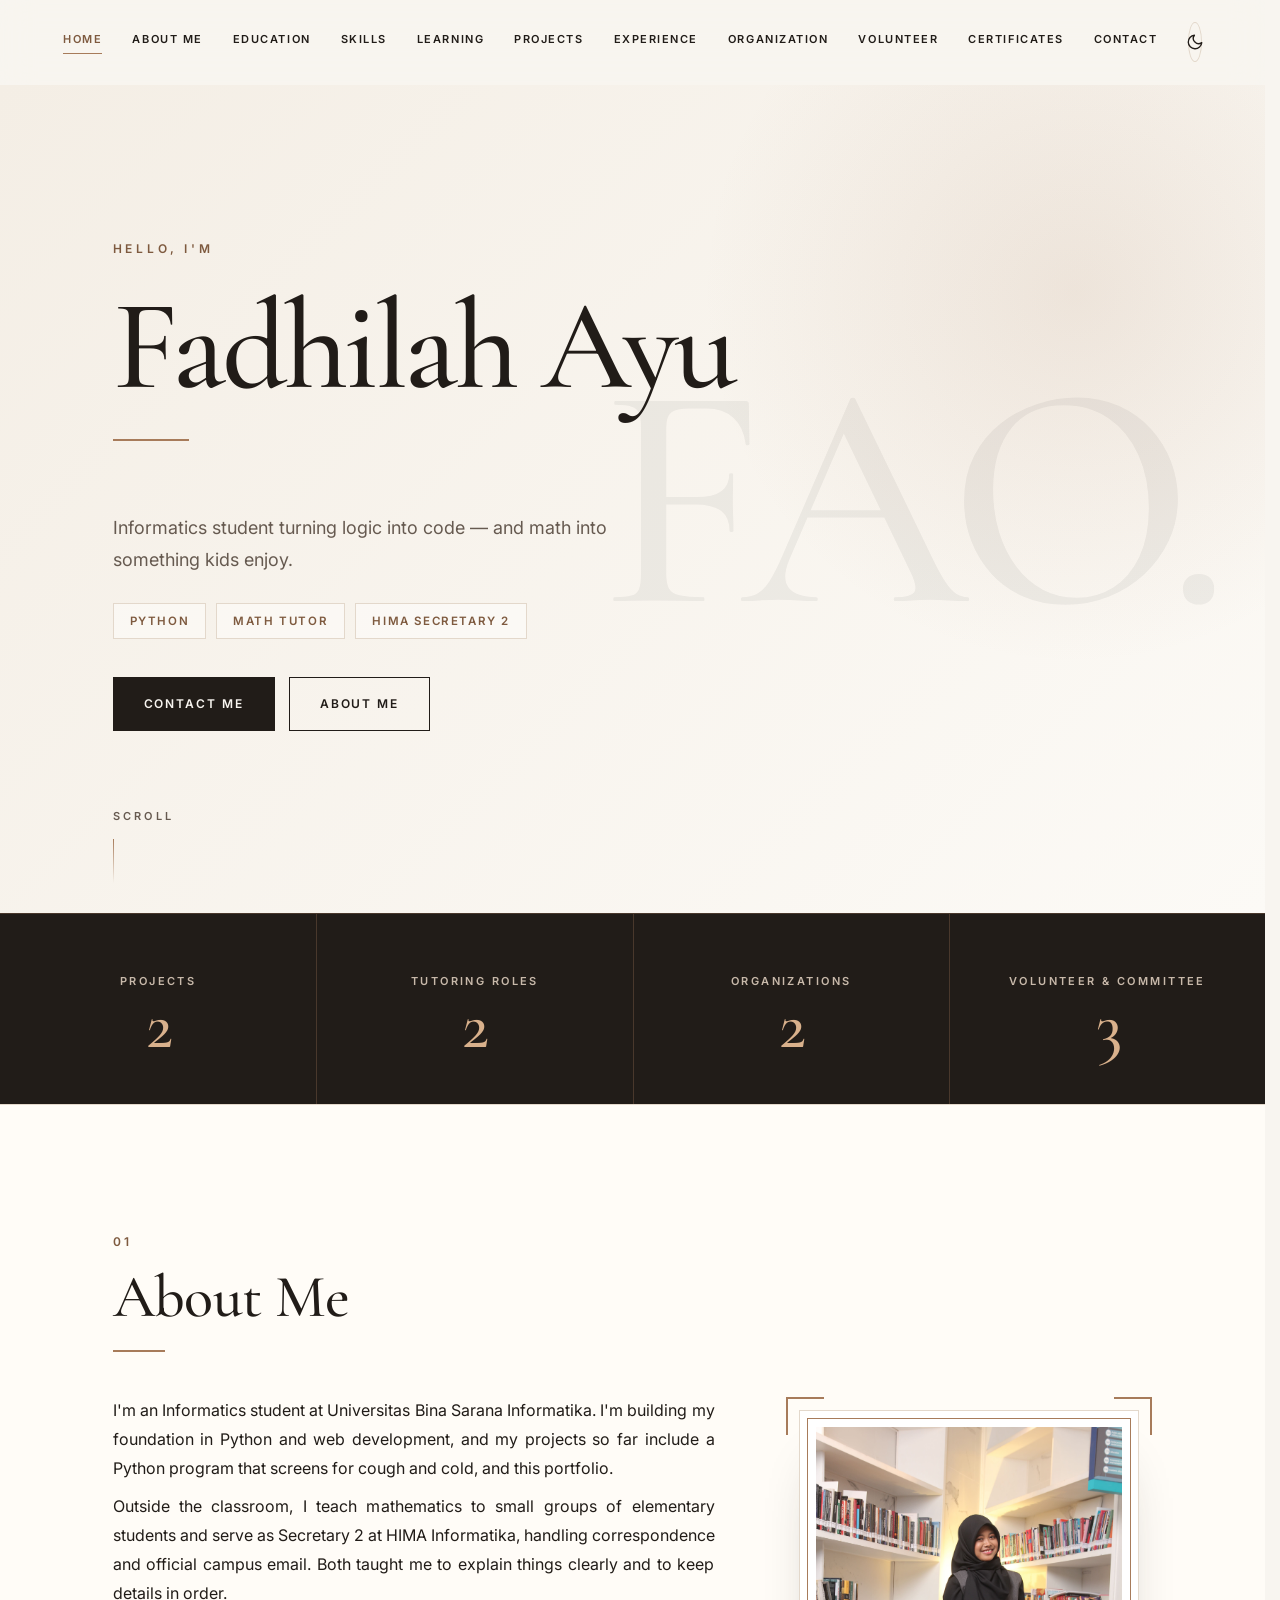
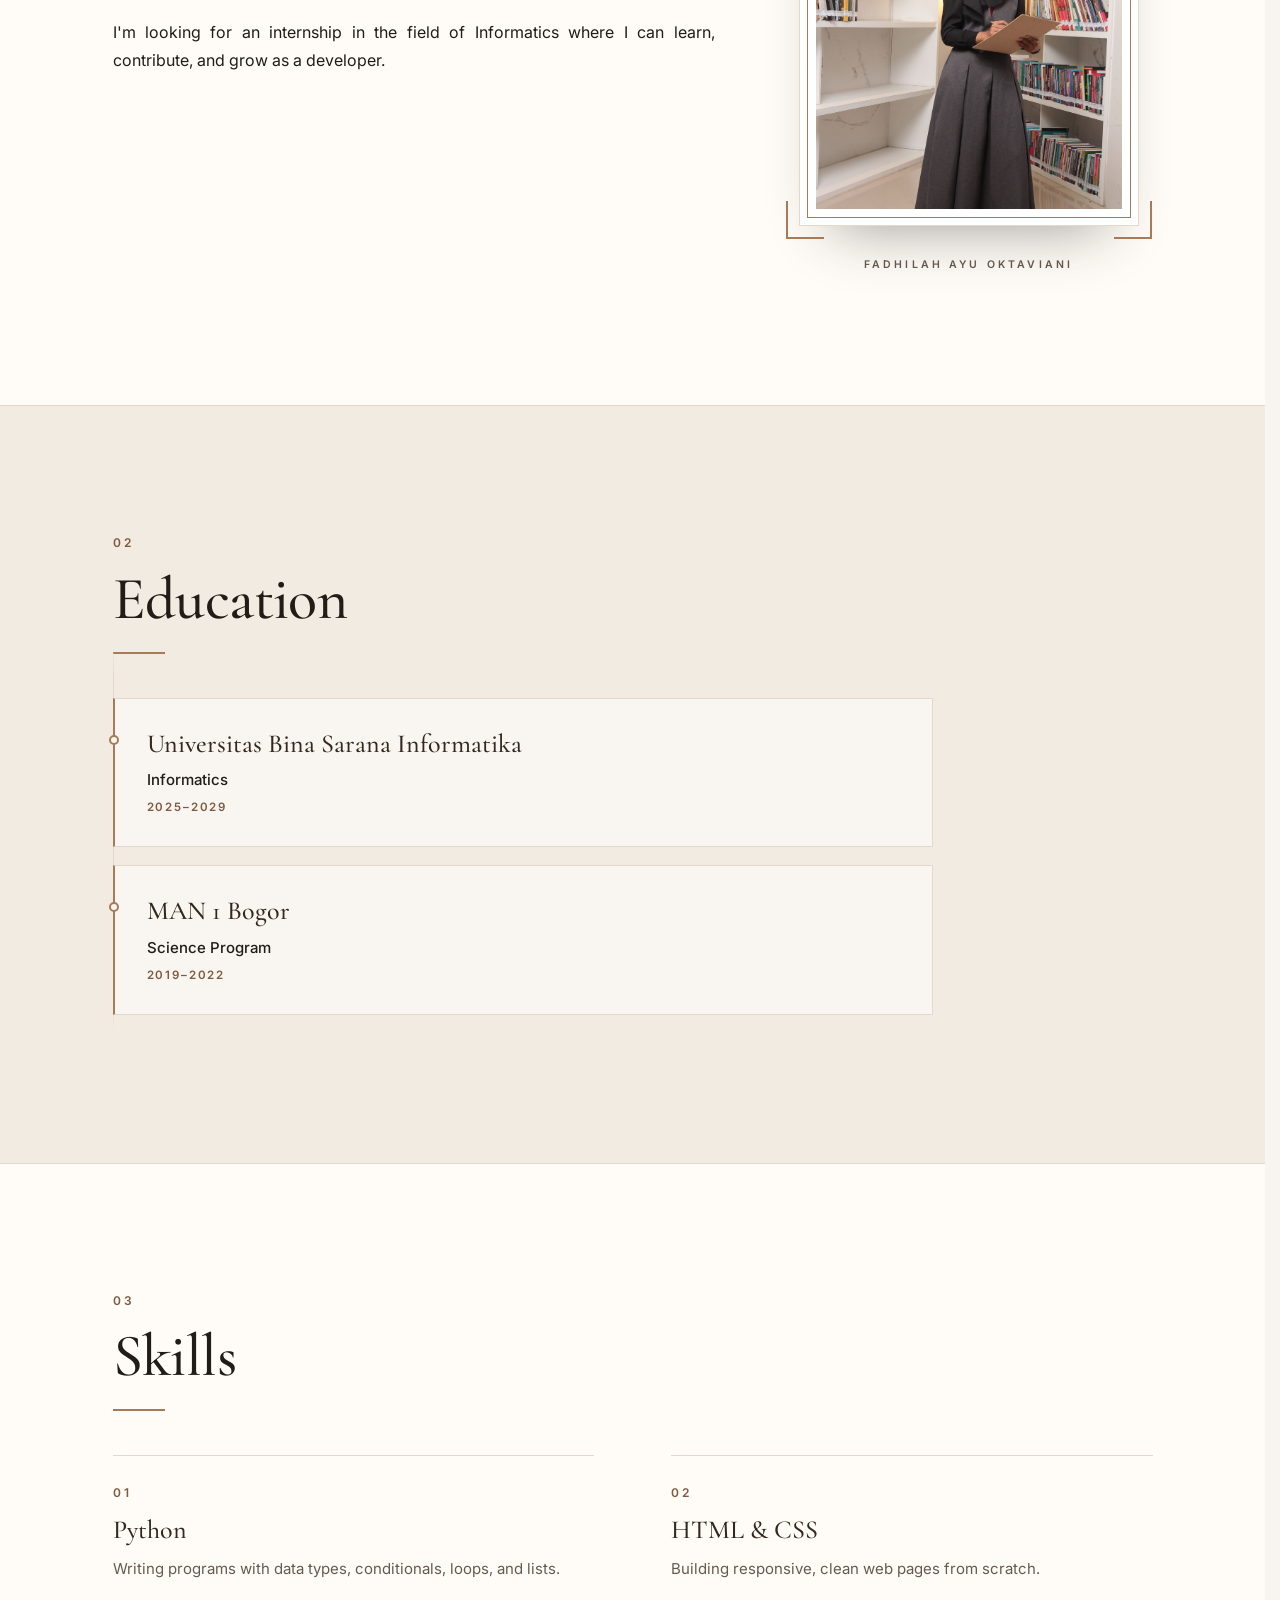
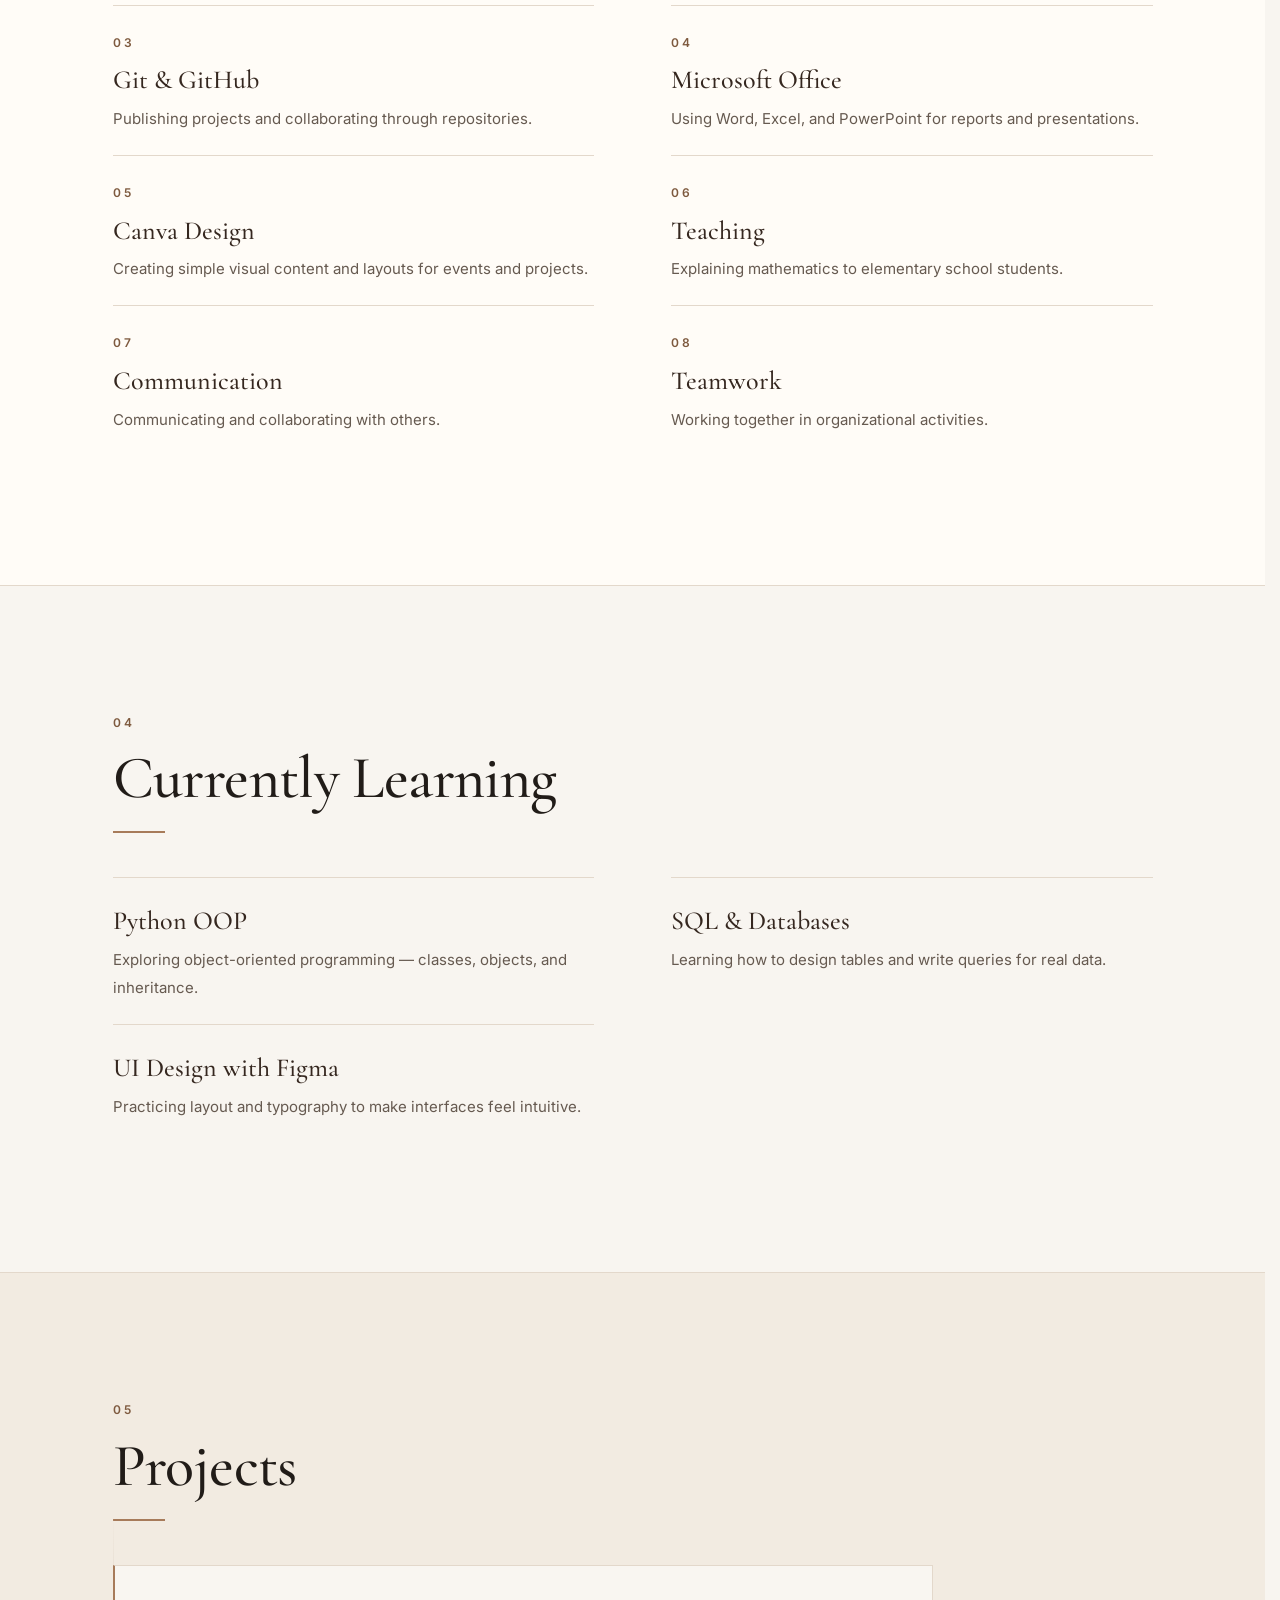
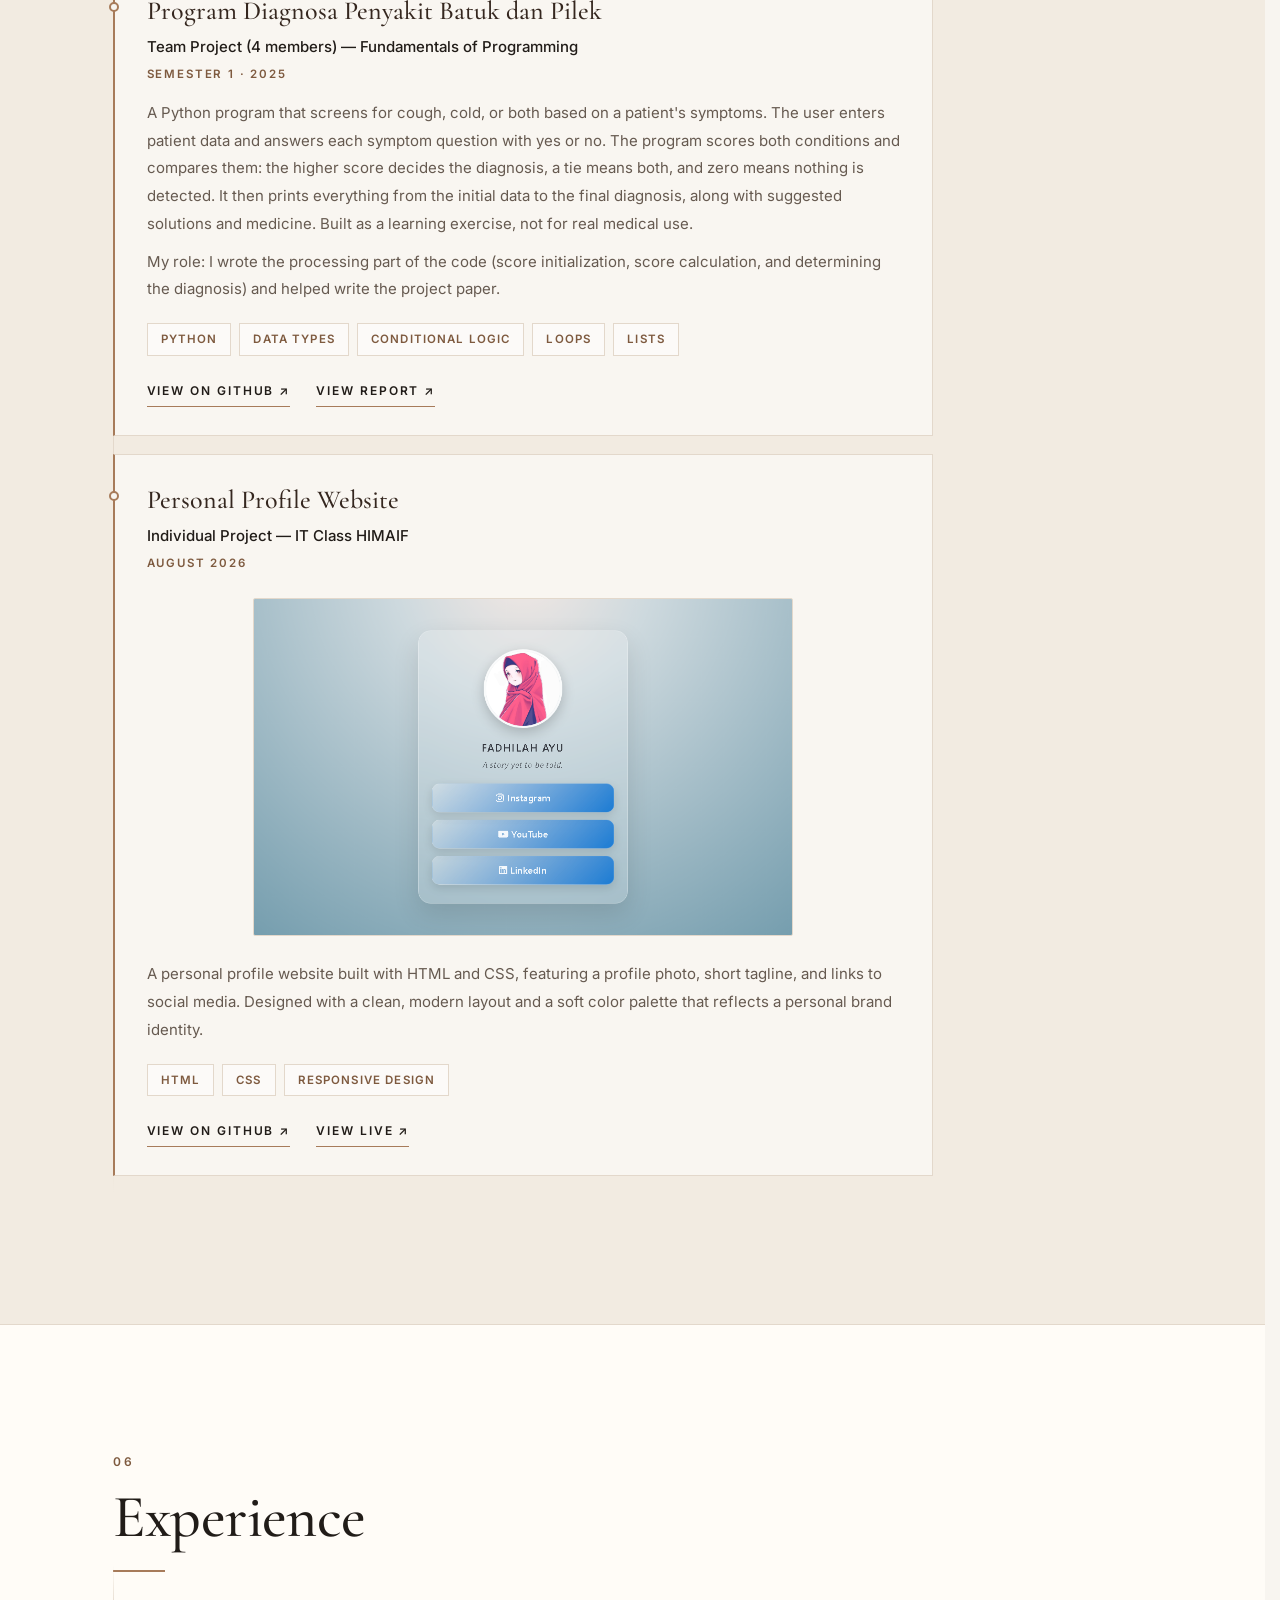
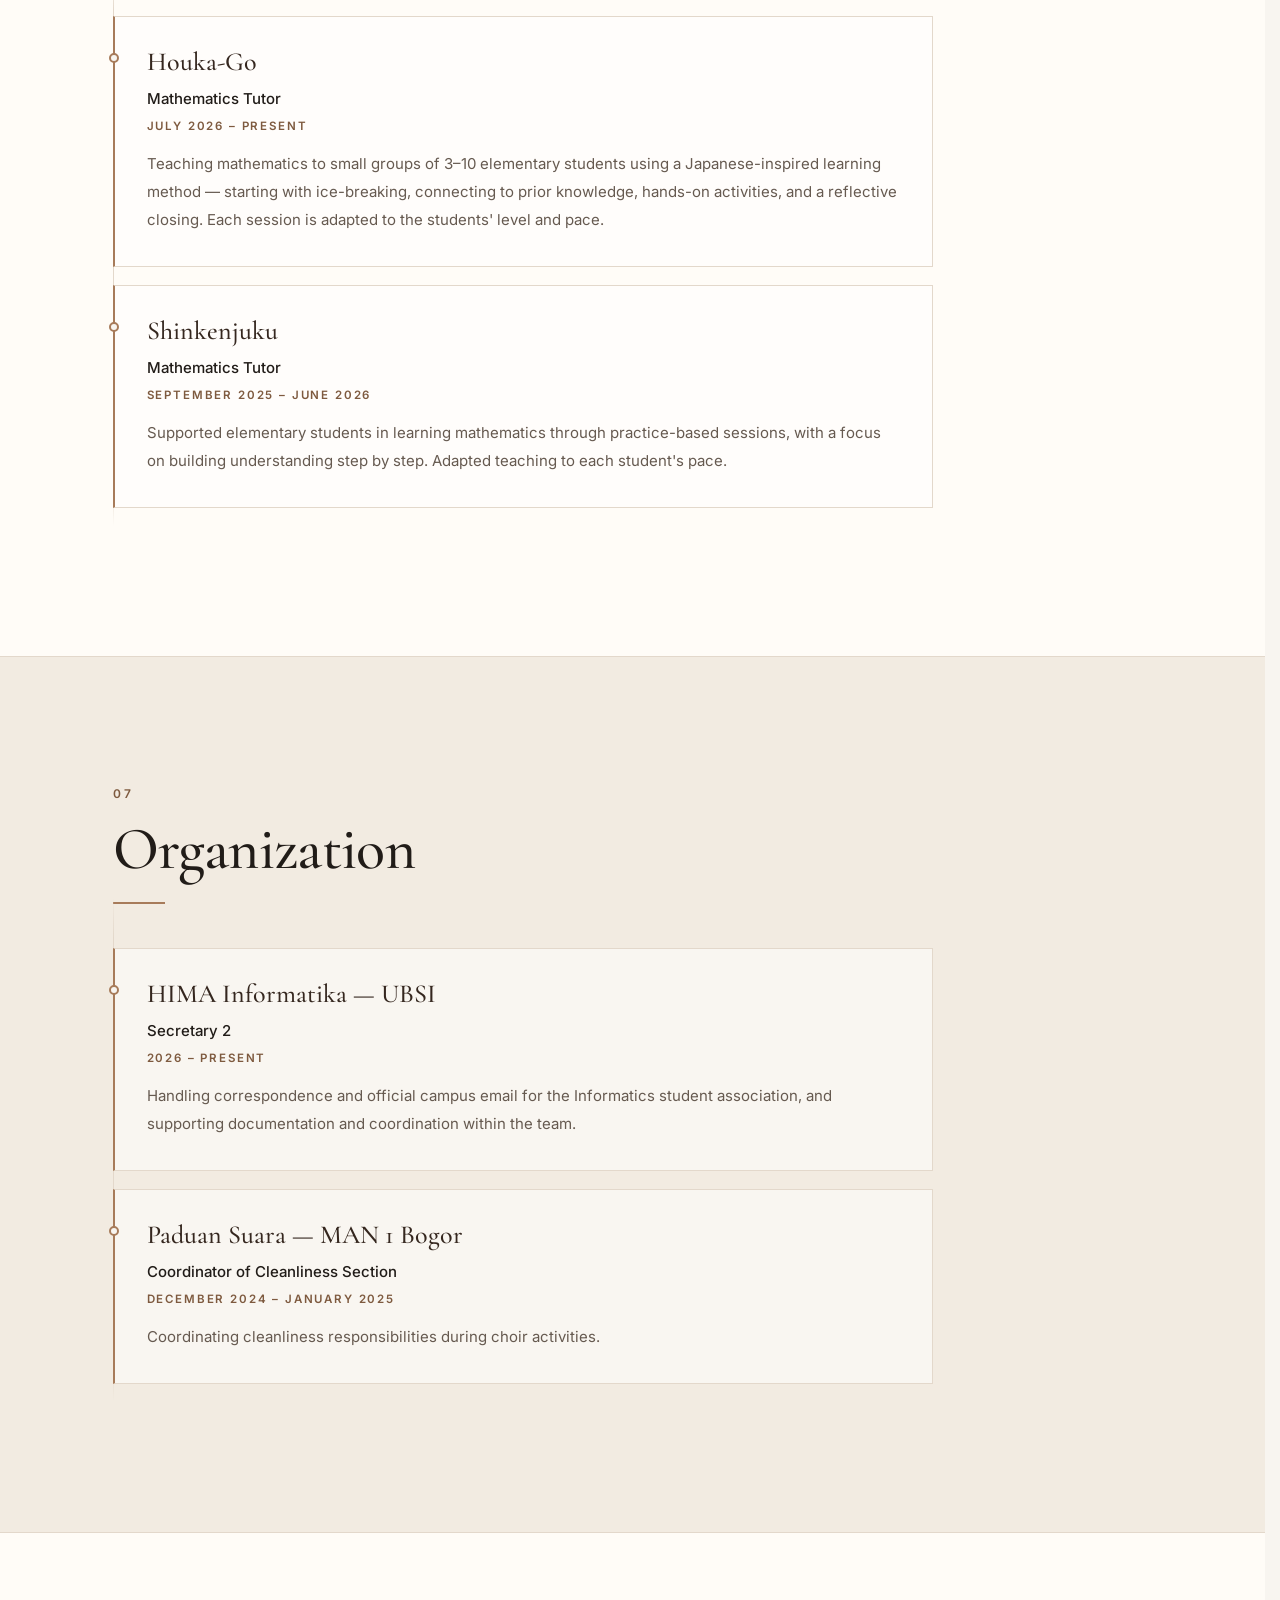
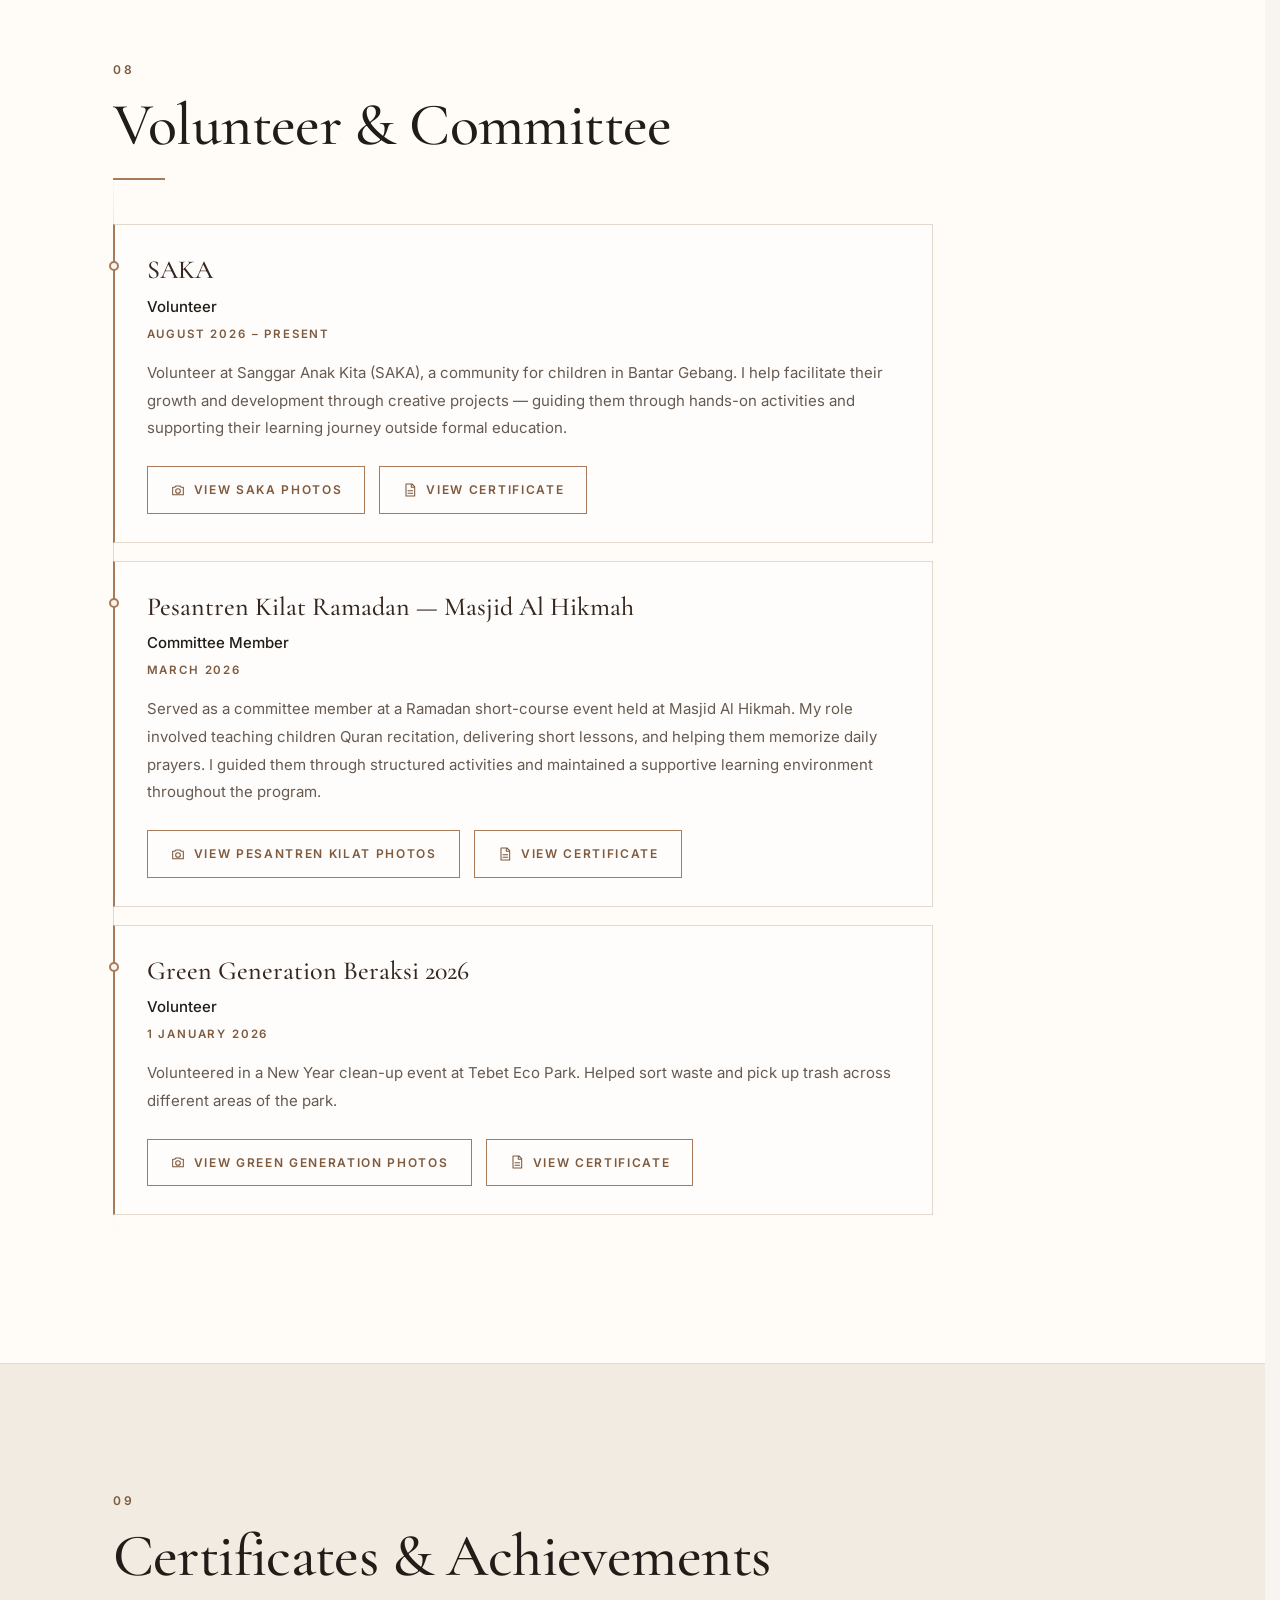
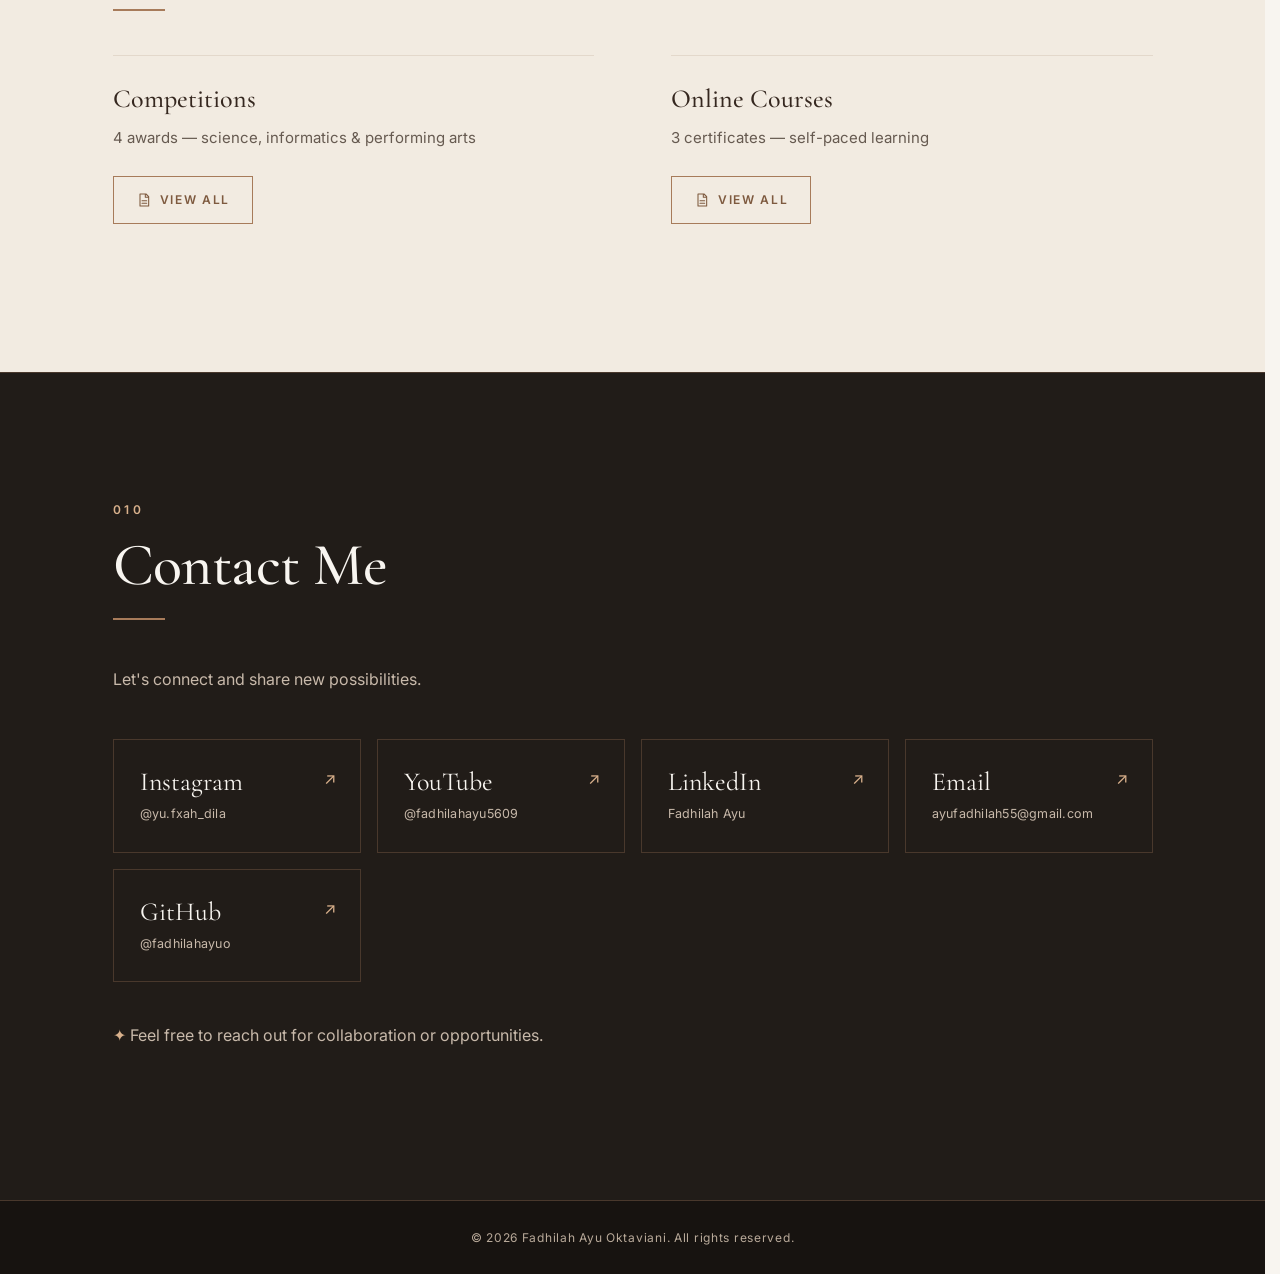
<file: index.html>
<!DOCTYPE html>
<html lang="en">
<head>
    <meta charset="UTF-8">
    <meta name="viewport" content="width=device-width, initial-scale=1.0">
    <title>Fadhilah Ayu Oktaviani | Portfolio</title>
    <meta name="description" content="Portfolio of Fadhilah Ayu Oktaviani, Informatics student at Universitas Bina Sarana Informatika.">
    <meta name="author" content="Fadhilah Ayu Oktaviani">
    <meta name="theme-color" content="#F8F5F0" media="(prefers-color-scheme: light)">
    <meta name="theme-color" content="#171310" media="(prefers-color-scheme: dark)">
    <link rel="icon" href="favicon.svg" type="image/svg+xml">
    <link rel="canonical" href="https://fadhilahayuo.github.io/Fadhilah_Ayu_Portfolio/">

    <!-- Open Graph -->
    <meta property="og:type" content="website">
    <meta property="og:title" content="Fadhilah Ayu Oktaviani | Portfolio">
    <meta property="og:description" content="Informatics student exploring technology, creativity, and new possibilities.">
    <meta property="og:url" content="https://fadhilahayuo.github.io/Fadhilah_Ayu_Portfolio/">
    <meta property="og:site_name" content="Fadhilah Ayu Oktaviani">
    <meta property="og:locale" content="en_US">
    <meta property="og:image" content="https://fadhilahayuo.github.io/Fadhilah_Ayu_Portfolio/og-image.png">
    <meta property="og:image:width" content="1200">
    <meta property="og:image:height" content="630">
    <meta property="og:image:alt" content="Fadhilah Ayu Oktaviani — Informatics Student Portfolio">

    <!-- Twitter -->
    <meta name="twitter:card" content="summary_large_image">
    <meta name="twitter:title" content="Fadhilah Ayu Oktaviani | Portfolio">
    <meta name="twitter:description" content="Informatics student exploring technology, creativity, and new possibilities.">
    <meta name="twitter:image" content="https://fadhilahayuo.github.io/Fadhilah_Ayu_Portfolio/og-image.png">
    <meta name="twitter:image:alt" content="Fadhilah Ayu Oktaviani — Informatics Student Portfolio">

    <!-- Anti-FOUC: set tema SEBELUM CSS render -->
    <script>
      (function () {
        try {
          var saved = localStorage.getItem("theme");
          var os = window.matchMedia("(prefers-color-scheme: dark)").matches;
          document.documentElement.setAttribute("data-theme", saved || (os ? "dark" : "light"));
        } catch (e) {}
      })();
    </script>

    <!-- Fonts -->
    <link rel="preconnect" href="https://fonts.googleapis.com">
    <link rel="preconnect" href="https://fonts.gstatic.com" crossorigin>
    <link href="https://fonts.googleapis.com/css2?family=Cormorant+Garamond:wght@400;500;600&family=Inter:wght@400;500;600&display=swap" rel="stylesheet">
    <link rel="stylesheet" href="fancybox.css">
    <link rel="stylesheet" href="style.css">

    <!-- Structured data (JSON-LD) -->
    <script type="application/ld+json">
    {
      "@context": "https://schema.org",
      "@type": "Person",
      "name": "Fadhilah Ayu Oktaviani",
      "jobTitle": "Informatics Student",
      "url": "https://fadhilahayuo.github.io/Fadhilah_Ayu_Portfolio/",
      "image": "https://fadhilahayuo.github.io/Fadhilah_Ayu_Portfolio/foto.jpg",
      "sameAs": [
        "https://instagram.com/yu.fxah_dila",
        "https://youtube.com/@fadhilahayu5609",
        "https://id.linkedin.com/in/fadhilah-ayu-1aaaa4353",
        "https://github.com/fadhilahayuo"
      ],
      "alumniOf": {
        "@type": "CollegeOrUniversity",
        "name": "Universitas Bina Sarana Informatika"
      },
      "knowsAbout": ["Python", "HTML", "CSS", "Mathematics Tutoring"]
    }
    </script>
</head>
<body>

    <a class="skip-link" href="#main">Skip to content</a>

    <div class="intro" aria-hidden="true">
        <span class="intro-mark">FAO.</span>
        <span class="intro-line"></span>
    </div>

    <nav aria-label="Main navigation">
        <a class="brand" href="#home" aria-label="Back to home">FAO.</a>

        <button class="nav-toggle" type="button" aria-label="Open menu"
                aria-expanded="false" aria-controls="nav-links">
            <span></span>
            <span></span>
        </button>

        <div class="nav-links" id="nav-links">
            <a href="#home">Home</a>
            <a href="#about">About Me</a>
            <a href="#education">Education</a>
            <a href="#skills">Skills</a>
            <a href="#learning">Learning</a>
            <a href="#projects">Projects</a>
            <a href="#experience">Experience</a>
            <a href="#organization">Organization</a>
            <a href="#volunteer">Volunteer</a>
            <a href="#certificates">Certificates</a>
            <a href="#contact">Contact</a>
        </div>

        <button class="theme-toggle" type="button" aria-label="Toggle dark mode">
            <svg class="icon-sun" viewBox="0 0 24 24" aria-hidden="true">
                <circle cx="12" cy="12" r="4"/>
                <path d="M12 2v2M12 20v2M4.93 4.93l1.41 1.41M17.66 17.66l1.41 1.41M2 12h2M20 12h2M4.93 19.07l1.41-1.41M17.66 6.34l1.41-1.41"/>
            </svg>
            <svg class="icon-moon" viewBox="0 0 24 24" aria-hidden="true">
                <path d="M21 12.79A9 9 0 1 1 11.21 3 7 7 0 0 0 21 12.79z"/>
            </svg>
        </button>
    </nav>

    <main id="main" tabindex="-1">

        <section id="home" aria-labelledby="home-title">
            <p>Hello, I'm</p>
            <h1 id="home-title">Fadhilah Ayu</h1>
            <p class="role"><span class="role-text" aria-live="polite">Informatics Student</span></p>
            <p class="hero-tagline">Informatics student turning logic into code — and math into something kids enjoy.</p>

            <ul class="hero-chips">
                <li>Python</li>
                <li>Math Tutor</li>
                <li>HIMA Secretary 2</li>
            </ul>

            <div class="actions">
                <a class="btn btn-primary" href="#contact">Contact Me</a>
                <a class="btn btn-ghost" href="#about">About Me</a>
                <!-- Aktifkan tombol ini setelah file cv.pdf ada:
                <a class="btn btn-ghost" href="cv.pdf" download>Download CV</a>
                -->
            </div>

            <a class="scroll-cue" href="#about" aria-hidden="true" tabindex="-1">Scroll</a>

            <div class="glow" aria-hidden="true"></div>
        </section>

        <!-- Ringkasan angka -->
        <dl class="stats" aria-label="Highlights">
            <div>
                <dt>Projects</dt>
                <dd>2</dd>
            </div>
            <div>
                <dt>Tutoring Roles</dt>
                <dd>2</dd>
            </div>
            <div>
                <dt>Organizations</dt>
                <dd>2</dd>
            </div>
            <div>
                <dt>Volunteer &amp; Committee</dt>
                <dd>3</dd>
            </div>
        </dl>

        <section id="about" aria-labelledby="about-title">
            <h2 id="about-title">About Me</h2>

            <div class="about-text">
                <p>
                    I'm an Informatics student at Universitas Bina Sarana Informatika.
                    I'm building my foundation in Python and web development, and my
                    projects so far include a Python program that screens for cough
                    and cold, and this portfolio.
                </p>
                <p>
                    Outside the classroom, I teach mathematics to small groups of
                    elementary students and serve as Secretary 2 at HIMA Informatika,
                    handling correspondence and official campus email. Both taught me
                    to explain things clearly and to keep details in order.
                </p>
                <p>
                    I'm looking for an internship in the field of Informatics where I
                    can learn, contribute, and grow as a developer.
                </p>
            </div>

            <figure class="portrait">
                <div class="mat">
                    <span class="corner tl"></span>
                    <span class="corner tr"></span>
                    <span class="corner bl"></span>
                    <span class="corner br"></span>
                    <img src="foto.jpg" alt="Portrait of Fadhilah Ayu Oktaviani"
                        decoding="async" data-remove-on-error>
                </div>
                <figcaption>Fadhilah Ayu Oktaviani</figcaption>
            </figure>
        </section>

        <section id="education">
            <h2>Education</h2>

            <div>
                <h3>Universitas Bina Sarana Informatika</h3>
                <p>Informatics</p>
                <p>2025–2029</p>
            </div>

            <div>
                <h3>MAN 1 Bogor</h3>
                <p>Science Program</p>
                <p>2019–2022</p>
            </div>
        </section>

        <section id="skills">
            <h2>Skills</h2>

            <div>
                <h3>Python</h3>
                <p>Writing programs with data types, conditionals, loops, and lists.</p>
            </div>

            <div>
                <h3>HTML &amp; CSS</h3>
                <p>Building responsive, clean web pages from scratch.</p>
            </div>

            <div>
                <h3>Git &amp; GitHub</h3>
                <p>Publishing projects and collaborating through repositories.</p>
            </div>

            <div>
                <h3>Microsoft Office</h3>
                <p>Using Word, Excel, and PowerPoint for reports and presentations.</p>
            </div>

            <div>
                <h3>Canva Design</h3>
                <p>Creating simple visual content and layouts for events and projects.</p>
            </div>

            <div>
                <h3>Teaching</h3>
                <p>Explaining mathematics to elementary school students.</p>
            </div>

            <div>
                <h3>Communication</h3>
                <p>Communicating and collaborating with others.</p>
            </div>

            <div>
                <h3>Teamwork</h3>
                <p>Working together in organizational activities.</p>
            </div>
        </section>

        <section id="learning">
            <h2>Currently Learning</h2>

            <div>
                <h3>Python OOP</h3>
                <p>Exploring object-oriented programming — classes, objects, and inheritance.</p>
            </div>

            <div>
                <h3>SQL &amp; Databases</h3>
                <p>Learning how to design tables and write queries for real data.</p>
            </div>

            <div>
                <h3>UI Design with Figma</h3>
                <p>Practicing layout and typography to make interfaces feel intuitive.</p>
            </div>
        </section>

        <section id="projects">
            <h2>Projects</h2>

            <div>
                <h3>Program Diagnosa Penyakit Batuk dan Pilek</h3>
                <p>Team Project (4 members) — Fundamentals of Programming</p>
                <p>Semester 1 · 2025</p>
                <p>
                    A Python program that screens for cough, cold, or both
                    based on a patient's symptoms. The user enters patient
                    data and answers each symptom question with yes or no.
                    The program scores both conditions and compares them:
                    the higher score decides the diagnosis, a tie means
                    both, and zero means nothing is detected. It then prints
                    everything from the initial data to the final diagnosis,
                    along with suggested solutions and medicine. Built as a
                    learning exercise, not for real medical use.
                </p>
                <p>
                    My role: I wrote the processing part of the code
                    (score initialization, score calculation, and determining
                    the diagnosis) and helped write the project paper.
                </p>
                <ul class="tags">
                    <li>Python</li>
                    <li>Data Types</li>
                    <li>Conditional Logic</li>
                    <li>Loops</li>
                    <li>Lists</li>
                </ul>
                
                <div class="project-links">
                    <a class="text-link" href="https://github.com/fadhilahayuo/Program-Diagnosa-Penyakit-Batuk-Pilek" target="_blank" rel="noopener noreferrer">View on GitHub</a>
                    <a class="text-link" href="https://fadhilahayuo.github.io/Program-Diagnosa-Penyakit-Batuk-Pilek/MAKALAH%20FINAL%20PROJECT.pdf" target="_blank" rel="noopener noreferrer">View Report</a>
                </div>
                
            </div>

            <div>
                <h3>Personal Profile Website</h3>
                <p>Individual Project — IT Class HIMAIF</p>
                <p>August 2026</p>

                <figure class="project-media">
                    <img src="project-2.png" alt="Screenshot of Personal Profile Website" loading="lazy">
                </figure>
            
                <p>
                    A personal profile website built with HTML and CSS,
                    featuring a profile photo, short tagline, and links
                    to social media. Designed with a clean, modern layout
                    and a soft color palette that reflects a personal
                    brand identity.
                </p>
                <ul class="tags">
                    <li>HTML</li>
                    <li>CSS</li>
                    <li>Responsive Design</li>
                </ul>
                <div class="project-links">
                    <a class="text-link" href="https://github.com/fadhilahayuo/Profile-Fadhilah-Ayu" target="_blank" rel="noopener noreferrer">View on GitHub</a>
                    <a class="text-link" href="https://fadhilahayuo.github.io/Profile-Fadhilah-Ayu/" target="_blank" rel="noopener noreferrer">View Live</a>
                </div>
            </div>

        </section>

        <section id="experience">
            <h2>Experience</h2>

            <div>
                <h3>Houka-Go</h3>
                <p>Mathematics Tutor</p>
                <p>July 2026 – Present</p>
                <p>
                    Teaching mathematics to small groups of 3–10 elementary
                    students using a Japanese-inspired learning method —
                    starting with ice-breaking, connecting to prior knowledge,
                    hands-on activities, and a reflective closing. Each session
                    is adapted to the students' level and pace.
                </p>
            </div>

            <div>
                <h3>Shinkenjuku</h3>
                <p>Mathematics Tutor</p>
                <p>September 2025 – June 2026</p>
                <p>
                    Supported elementary students in learning mathematics
                    through practice-based sessions, with a focus on building
                    understanding step by step. Adapted teaching to each
                    student's pace.
                </p>
            </div>
        </section>

        <section id="organization">
            <h2>Organization</h2>

            <div>
                <h3>HIMA Informatika — UBSI</h3>
                <p>Secretary 2</p>
                <p>2026 – Present</p>
                <p>
                    Handling correspondence and official campus email for the
                    Informatics student association, and supporting documentation
                    and coordination within the team.
                </p>
            </div>

            <div>
                <h3>Paduan Suara — MAN 1 Bogor</h3>
                <p>Coordinator of Cleanliness Section</p>
                <p>December 2024 – January 2025</p>
                <p>
                    Coordinating cleanliness responsibilities
                    during choir activities.
                </p>
            </div>
        </section>

        <section id="volunteer">
            <h2>Volunteer &amp; Committee</h2>

            <div>
                <h3>SAKA</h3>
                <p>Volunteer</p>
                <p>August 2026 – Present</p>
                <p>
                    Volunteer at Sanggar Anak Kita (SAKA), a community for
                    children in Bantar Gebang. I help facilitate their growth
                    and development through creative projects — guiding them
                    through hands-on activities and supporting their learning
                    journey outside formal education.
                </p>

                <a href="#gallery-saka" class="gallery-btn" data-fancybox>
                    <svg class="ico" viewBox="0 0 24 24" aria-hidden="true"><path d="M4 8h3l2-2h6l2 2h3v11H4zM12 17a3.5 3.5 0 1 0 0-7 3.5 3.5 0 0 0 0 7z"/></svg> View SAKA Photos
                </a>

                <a href="documents/saka-certificate.pdf" class="gallery-btn" target="_blank" rel="noopener noreferrer">
                    <svg class="ico" viewBox="0 0 24 24" aria-hidden="true"><path d="M6 3h9l4 4v14H6zM14 3v5h5M9 13h7M9 17h7"/></svg> View Certificate
                </a>

                <div id="gallery-saka" style="display:none;">
                    <div class="gallery-grid">
                        <a href="images/saka-1.jpg" data-fancybox="saka-full">
                            <img src="images/saka-1.jpg" alt="SAKA 1" loading="lazy">
                        </a>
                        <a href="images/saka-2.jpg" data-fancybox="saka-full">
                            <img src="images/saka-2.jpg" alt="SAKA 2" loading="lazy">
                        </a>
                        <a href="images/saka-3.jpg" data-fancybox="saka-full">
                            <img src="images/saka-3.jpg" alt="SAKA 3" loading="lazy">
                        </a>
                        <a href="images/saka-4.jpg" data-fancybox="saka-full">
                            <img src="images/saka-4.jpg" alt="SAKA 4" loading="lazy">
                        </a>
                    </div>
                </div>
            </div>

            <div>
                <h3>Pesantren Kilat Ramadan — Masjid Al Hikmah</h3>
                <p>Committee Member</p>
                <p>March 2026</p>
                <p>
                    Served as a committee member at a Ramadan short-course
                    event held at Masjid Al Hikmah. My role involved teaching
                    children Quran recitation, delivering short lessons, and
                    helping them memorize daily prayers. I guided them through
                    structured activities and maintained a supportive learning
                    environment throughout the program.
                </p>

                <a href="#gallery-pesantren" class="gallery-btn" data-fancybox>
                    <svg class="ico" viewBox="0 0 24 24" aria-hidden="true"><path d="M4 8h3l2-2h6l2 2h3v11H4zM12 17a3.5 3.5 0 1 0 0-7 3.5 3.5 0 0 0 0 7z"/></svg> View Pesantren Kilat Photos
                </a>

                <a href="documents/pesantren-certificate.pdf" class="gallery-btn" target="_blank" rel="noopener noreferrer">
                    <svg class="ico" viewBox="0 0 24 24" aria-hidden="true"><path d="M6 3h9l4 4v14H6zM14 3v5h5M9 13h7M9 17h7"/></svg> View Certificate
                </a>

                <div id="gallery-pesantren" style="display:none;">
                    <div class="gallery-grid">
                        <a href="images/pesantren-1.jpg" data-fancybox="pesantren-full">
                            <img src="images/pesantren-1.jpg" alt="Pesantren Kilat 1" loading="lazy">
                        </a>
                        <a href="images/pesantren-2.jpg" data-fancybox="pesantren-full">
                            <img src="images/pesantren-2.jpg" alt="Pesantren Kilat 2" loading="lazy">
                        </a>
                        <a href="images/pesantren-3.jpg" data-fancybox="pesantren-full">
                            <img src="images/pesantren-3.jpg" alt="Pesantren Kilat 3" loading="lazy">
                        </a>
                        <a href="images/pesantren-4.jpg" data-fancybox="pesantren-full">
                            <img src="images/pesantren-4.jpg" alt="Pesantren Kilat 4" loading="lazy">
                        </a>
                        <a href="images/pesantren-5.jpg" data-fancybox="pesantren-full">
                            <img src="images/pesantren-5.jpg" alt="Pesantren Kilat 5" loading="lazy">
                        </a>
                    </div>
                </div>
            </div>

            <div>
                <h3>Green Generation Beraksi 2026</h3>
                <p>Volunteer</p>
                <p>1 January 2026</p>
                <p>
                    Volunteered in a New Year clean-up event at Tebet Eco Park.
                    Helped sort waste and pick up trash across different areas
                    of the park.
                </p>

                <a href="#gallery-green" class="gallery-btn" data-fancybox>
                    <svg class="ico" viewBox="0 0 24 24" aria-hidden="true"><path d="M4 8h3l2-2h6l2 2h3v11H4zM12 17a3.5 3.5 0 1 0 0-7 3.5 3.5 0 0 0 0 7z"/></svg> View Green Generation Photos
                </a>

                <a href="documents/green-certificate.pdf" class="gallery-btn" target="_blank" rel="noopener noreferrer">
                    <svg class="ico" viewBox="0 0 24 24" aria-hidden="true"><path d="M6 3h9l4 4v14H6zM14 3v5h5M9 13h7M9 17h7"/></svg> View Certificate
                </a>

                <div id="gallery-green" style="display:none;">
                    <div class="gallery-grid">
                        <a href="images/green-1.jpg" data-fancybox="green-full">
                            <img src="images/green-1.jpg" alt="Green Generation 1" loading="lazy">
                        </a>
                        <a href="images/green-2.jpg" data-fancybox="green-full">
                            <img src="images/green-2.jpg" alt="Green Generation 2" loading="lazy">
                        </a>
                    </div>
                </div>
            </div>
        
        </section>

        <section id="certificates">
            <h2>Certificates &amp; Achievements</h2>

            <!-- Kategori 1: Competitions -->
            <div>
                <h3>Competitions</h3>
                <p>4 awards — science, informatics &amp; performing arts</p>
                <a href="#cert-competitions" class="gallery-btn" data-fancybox>
                    <svg class="ico" viewBox="0 0 24 24" aria-hidden="true"><path d="M6 3h9l4 4v14H6zM14 3v5h5M9 13h7M9 17h7"/></svg> View All
                </a>

                <div id="cert-competitions" style="display:none;">
                    <div class="cert-list">
                        <a href="images/certificates/sinyo.jpg" class="cert-item" data-fancybox="competitions" data-caption="SINYO Olympiad — Silver Medal · Informatics · 2025 · Academy Berprestasi ID">
                            <h4>SINYO Olympiad</h4>
                            <p>Silver Medal · Informatics · 2025</p>
                        </a>

                        <a href="images/certificates/science-gen.jpg" class="cert-item" data-fancybox="competitions" data-caption="Science Generation Olympiad — 1st Place · Physics · 2023 · Science Generation Indonesia">
                            <h4>Science Generation Olympiad</h4>
                            <p>1st Place · Physics · 2023</p>
                        </a>

                        <a href="images/certificates/lsi.jpg" class="cert-item" data-fancybox="competitions" data-caption="LSI National Science Olympiad — Harapan 3 (Honorable Mention) · Physics · 2023 · Lembaga Sains Indonesia">
                            <h4>LSI National Science Olympiad</h4>
                            <p>Harapan 3 (Honorable Mention) · Physics · 2023</p>
                        </a>

                        <a href="images/certificates/nasyid.jpg" class="cert-item" data-fancybox="competitions" data-caption="Nasyid Competition — 2nd Place · 2023 · MAN 1 Bogor">
                            <h4>Nasyid Competition</h4>
                            <p>2nd Place · 2023</p>
                        </a>
                    </div>
                </div>
            </div>

            <!-- Kategori 2: Online Courses -->
            <div>
                <h3>Online Courses</h3>
                <p>3 certificates — self-paced learning</p>
                <a href="#cert-courses" class="gallery-btn" data-fancybox>
                    <svg class="ico" viewBox="0 0 24 24" aria-hidden="true"><path d="M6 3h9l4 4v14H6zM14 3v5h5M9 13h7M9 17h7"/></svg> View All
                </a>

                <div id="cert-courses" style="display:none;">
                    <div class="cert-list">
                        <a href="images/certificates/dqlab-python-data-part-1.jpg" class="cert-item" data-fancybox="courses" data-caption="Python for Data Professional Beginner — Part 1 · DQLab · 2026">
                            <h4>Python for Data Professional — Part 1</h4>
                            <p>DQLab · 2026</p>
                        </a>

                        <a href="images/certificates/dqlab-python-fundamental.jpg" class="cert-item" data-fancybox="courses" data-caption="Python Fundamental for Data Science · DQLab · 2026">
                            <h4>Python Fundamental for Data Science</h4>
                            <p>DQLab · 2026</p>
                        </a>

                        <a href="images/certificates/myskill.jpg" class="cert-item" data-fancybox="courses" data-caption="Digital Marketing Learning Path — MySkill · 2025 · Creative Copywriting — 12 Hours">
                            <h4>Digital Marketing Learning Path</h4>
                            <p>MySkill · 2025</p>
                        </a>
                    </div>
                </div>
            </div>
        </section>


        <section id="contact">
            <h2>Contact Me</h2>
            <p>Let's connect and share new possibilities.</p>

            <div class="contact-links">
                <a href="https://instagram.com/yu.fxah_dila" target="_blank" rel="noopener noreferrer">
                    <span>Instagram</span>
                    <small>@yu.fxah_dila</small>
                </a>
                <a href="https://youtube.com/@fadhilahayu5609" target="_blank" rel="noopener noreferrer">
                    <span>YouTube</span>
                    <small>@fadhilahayu5609</small>
                </a>
                <a href="https://id.linkedin.com/in/fadhilah-ayu-1aaaa4353" target="_blank" rel="noopener noreferrer">
                    <span>LinkedIn</span>
                    <small>Fadhilah Ayu</small>
                </a>
                <a href="mailto:ayufadhilah55@gmail.com">
                    <span>Email</span>
                    <small>ayufadhilah55@gmail.com</small>
                </a>
                <a href="https://github.com/fadhilahayuo" target="_blank" rel="noopener noreferrer">
                    <span>GitHub</span>
                    <small>@fadhilahayuo</small>
                </a>
            </div>

            <p class="closing">Feel free to reach out for collaboration or opportunities.</p>
        </section>

    </main>

    <footer>
        <p>&copy; <span data-year>2026</span> Fadhilah Ayu Oktaviani. All rights reserved.</p>
    </footer>

    <button class="to-top" type="button" aria-label="Back to top" aria-hidden="true">
        <svg viewBox="0 0 48 48" aria-hidden="true">
            <circle class="ring-track" cx="24" cy="24" r="21"></circle>
            <circle class="ring-bar" cx="24" cy="24" r="21" pathLength="100"></circle>
            <path class="arrow" d="M24 31V17M17.5 23.5 24 17l6.5 6.5"></path>
        </svg>
    </button>

    <script src="script.js"></script>
    <script src="fancybox.umd.js"></script>
    <script>
        Fancybox.bind("[data-fancybox]");
    </script>
</body>
</html>
</file>
<file: style.css>
/* ==========================================================
   FADHILAH AYU — EDITORIAL PORTFOLIO
   Ivory · Ink · Bronze
   Semua warna & font ada di :root.
========================================================== */

:root {
    --ivory: #F8F5F0;
    --paper: #FFFCF7;
    --sand: #F2EBE1;
    --line: #E3D8CB;

    --ink: #211C18;
    --ink-soft: #665A50;

    --bronze: #A77B5A;
    --bronze-deep: #7E5A3F;
    --bronze-light: #D9B18C;

    --night: #211C18;
    --night-deep: #171310;
    --night-line: #49382C;
    --night-text: #C8B9AA;

    --serif: "Cormorant Garamond", Georgia, "Times New Roman", serif;
    --sans: "Inter", Arial, Helvetica, sans-serif;

    --ease: cubic-bezier(0.22, 1, 0.36, 1);
    --reveal:
        opacity 0.9s ease var(--d, 0ms),
        translate 1s var(--ease) var(--d, 0ms),
        filter 0.9s ease var(--d, 0ms);

    --gutter: max(7%, calc((100% - 1040px) / 2));
}


/* 1. GLOBAL ------------------------------------------------ */
*,
*::before,
*::after {
    margin: 0;
    padding: 0;
    box-sizing: border-box;
}

html {
    scroll-behavior: smooth;
    scroll-padding-top: 70px;
    scrollbar-gutter: stable;
    -webkit-text-size-adjust: 100%;
}

body {
    font-family: var(--sans);
    font-size: 16px;
    line-height: 1.8;
    color: var(--ink);
    background: var(--ivory);
    overflow-x: clip;
    counter-reset: section-count;
    -webkit-font-smoothing: antialiased;
    text-rendering: optimizeLegibility;
}

::selection {
    background: var(--bronze);
    color: #FFFFFF;
}

a {
    color: inherit;
}

a:focus-visible {
    outline: 2px solid var(--bronze);
    outline-offset: 5px;
}

section {
    position: relative;
    padding: clamp(80px, 11vw, 130px) var(--gutter);
    border-top: 1px solid var(--line);
}

section > p {
    max-width: 720px;
    margin: 0 0 18px;
    color: var(--ink-soft);
    line-height: 1.95;
}

/* Judul section (selain Home) */
section:where(:not(#home)) > h2 {
    margin-bottom: 44px;
    color: var(--ink);
    font-family: var(--serif);
    font-size: clamp(40px, 5.5vw, 60px);
    font-weight: 500;
    letter-spacing: -0.01em;
    line-height: 1.1;
}

section:where(:not(#home)) > h2::before {
    counter-increment: section-count;
    content: "0" counter(section-count);
    display: block;
    margin-bottom: 16px;
    font-family: var(--sans);
    font-size: 12px;
    font-weight: 600;
    letter-spacing: 0.3em;
    color: var(--bronze-deep);
}

section:where(:not(#home)) > h2::after {
    content: "";
    display: block;
    width: 52px;
    height: 2px;
    margin-top: 20px;
    background: var(--bronze);
}

h3 {
    color: #35271F;
    font-family: var(--serif);
    font-size: 26px;
    font-weight: 500;
    line-height: 1.3;
}

/* Warna latar bergantian */
#about,
#skills,
#experience,
#volunteer {
    background: var(--paper);
}

#education,
#projects,
#organization,
#certificates {
    background: var(--sand);
}

/* Aksesibilitas: teks hanya untuk screen reader */
.sr-only {
    position: absolute;
    width: 1px;
    height: 1px;
    padding: 0;
    margin: -1px;
    overflow: hidden;
    clip: rect(0, 0, 0, 0);
    white-space: nowrap;
    border: 0;
}


/* 2. NAVIGATION -------------------------------------------- */
nav {
    position: sticky;
    top: 0;
    z-index: 1000;
    display: flex;
    align-items: center;
    gap: 30px;
    padding: 22px 5%;
    overflow-x: auto;
    scrollbar-width: none;
    background: rgba(248, 245, 240, 0.88);
    backdrop-filter: blur(16px) saturate(1.2);
    -webkit-backdrop-filter: blur(16px) saturate(1.2);
    border-bottom: 1px solid transparent;
    transition:
        padding 0.4s var(--ease),
        border-color 0.4s ease,
        box-shadow 0.4s ease;
}

nav::-webkit-scrollbar {
    display: none;
}

nav.scrolled {
    padding-block: 14px;
    border-bottom-color: var(--line);
    box-shadow: 0 12px 30px -24px rgba(33, 28, 24, 0.4);
}

nav a {
    position: relative;
    flex: 0 0 auto;
    padding-bottom: 5px;
    color: var(--ink);
    font-size: 11px;
    font-weight: 600;
    letter-spacing: 0.14em;
    text-decoration: none;
    text-transform: uppercase;
    white-space: nowrap;
    transition: color 0.3s ease;
}

nav a::after {
    content: "";
    position: absolute;
    left: 0;
    bottom: 0;
    width: 100%;
    height: 1px;
    background: var(--bronze);
    transform: scaleX(0);
    transform-origin: left;
    transition: transform 0.4s var(--ease);
}

nav a:hover,
nav a.active {
    color: var(--bronze-deep);
}

nav a:hover::after,
nav a.active::after {
    transform: scaleX(1);
}

@media (min-width: 1100px) {
    nav {
        justify-content: center;
    }
}


/* 3. HOME -------------------------------------------------- */
#home {
    min-height: 92vh;
    padding: 100px var(--gutter) 130px;
    display: flex;
    flex-direction: column;
    justify-content: center;
    align-items: flex-start;
    overflow: hidden;
    isolation: isolate;
    border-top: 0;
    background:
        radial-gradient(circle at 85% 25%, rgba(167, 123, 90, 0.14), transparent 30%),
        linear-gradient(135deg, #F4EEE5, #FCFAF6);
}

#home::before {
    content: "FAO.";
    position: absolute;
    top: 50%;
    right: 4%;
    z-index: -1;
    transform: translateY(calc(-50% + var(--monogram-shift, 0px)));
    color: rgba(33, 28, 24, 0.055);
    font-family: var(--serif);
    font-size: clamp(150px, 25vw, 330px);
    font-weight: 500;
    letter-spacing: -0.05em;
    line-height: 1;
    pointer-events: none;
}

#home > p:first-child {
    margin: 0 0 22px;
    color: var(--bronze-deep);
    font-size: 12px;
    font-weight: 600;
    letter-spacing: 0.32em;
    text-transform: uppercase;
}

#home > h1 {
    margin: 0 0 22px;
    color: var(--ink);
    font-family: var(--serif);
    font-size: clamp(64px, 10vw, 128px);
    font-weight: 500;
    letter-spacing: -0.03em;
    line-height: 1;
}

#home > h1::after {
    content: "";
    display: block;
    width: 76px;
    height: 2px;
    margin-top: 28px;
    background: var(--bronze);
    transform-origin: left;
    animation: lineReveal 1s 0.5s var(--ease) both;
}

#home > .role {
    margin: 0 0 22px;
    color: var(--bronze-deep);
    font-family: var(--sans);
    font-size: clamp(12px, 1.6vw, 14px);
    font-weight: 600;
    letter-spacing: 0.28em;
    text-transform: uppercase;
}

.actions {
    display: flex;
    flex-wrap: wrap;
    gap: 14px;
    margin-top: 38px;
}

.btn {
    position: relative;
    display: inline-flex;
    align-items: center;
    padding: 15px 30px;
    overflow: hidden;
    isolation: isolate;
    border: 1px solid var(--ink);
    font-size: 12px;
    font-weight: 600;
    letter-spacing: 0.16em;
    text-decoration: none;
    text-transform: uppercase;
    transition:
        background 0.35s ease,
        color 0.35s ease,
        transform 0.35s var(--ease);
}

.btn:hover {
    transform: translateY(-3px);
}

.btn-primary {
    background: var(--ink);
    color: var(--ivory);
}

.btn-primary:hover {
    background: transparent;
    color: var(--ink);
}

.btn-ghost {
    background: transparent;
    color: var(--ink);
}

.btn-ghost:hover {
    background: var(--ink);
    color: var(--ivory);
}

.btn:focus-visible,
.contact-links a:focus-visible,
.to-top:focus-visible,
.nav-toggle:focus-visible {
    outline: 2px solid var(--bronze);
    outline-offset: 4px;
}

.scroll-cue {
    position: absolute;
    left: var(--gutter);
    bottom: 30px;
    display: flex;
    flex-direction: column;
    align-items: flex-start;
    gap: 12px;
    color: var(--ink-soft);
    font-size: 11px;
    font-weight: 600;
    letter-spacing: 0.3em;
    text-decoration: none;
    text-transform: uppercase;
    transition: var(--reveal), color 0.3s ease;
}

.scroll-cue:hover {
    color: var(--bronze-deep);
}

.scroll-cue::after {
    content: "";
    width: 1px;
    height: 44px;
    background: linear-gradient(var(--bronze), transparent);
    animation: scrollCue 2.4s ease-in-out infinite;
}

.click-ripple {
    position: absolute;
    z-index: -1;
    width: 12px;
    height: 12px;
    border-radius: 50%;
    background: rgba(167, 123, 90, 0.35);
    pointer-events: none;
    transform: translate(-50%, -50%) scale(0);
    animation: softRipple 0.7s ease-out forwards;
}


/* Foto di About */
#about:has(.portrait) {
    display: grid;
    grid-template-columns: minmax(0, 1.25fr) minmax(0, 0.75fr);
    column-gap: clamp(32px, 6vw, 80px);
    align-items: start;
}

#about:has(.portrait) > h2 {
    grid-column: 1 / -1;
}

.portrait {
    position: relative;
    width: 100%;
    max-width: 340px;
    margin: 14px 14px 0 0;
    justify-self: end;
    transition: var(--reveal);
}

.portrait .mat {
    position: relative;
    padding: 16px;
    background: #FFFFFF;
    border: 1px solid var(--line);
    box-shadow: 0 34px 56px -34px rgba(33, 28, 24, 0.45);
}

.portrait .mat::before {
    content: "";
    position: absolute;
    inset: 7px;
    border: 1px solid var(--bronze);
    pointer-events: none;
    z-index: 2;
}

.portrait .corner {
    position: absolute;
    width: 38px;
    height: 38px;
    border: 0 solid var(--bronze);
    pointer-events: none;
    z-index: 3;
}

.portrait .tl { top: -14px;    left: -14px;  border-top-width: 2px;    border-left-width: 2px; }
.portrait .tr { top: -14px;    right: -14px; border-top-width: 2px;    border-right-width: 2px; }
.portrait .bl { bottom: -14px; left: -14px;  border-bottom-width: 2px; border-left-width: 2px; }
.portrait .br { bottom: -14px; right: -14px; border-bottom-width: 2px; border-right-width: 2px; }

.portrait img {
    position: relative;
    z-index: 1;
    display: block;
    width: 100%;
    aspect-ratio: 4 / 5;
    object-fit: cover;
    object-position: center top;
    background: var(--sand);
}

.portrait figcaption {
    margin-top: 30px;
    text-align: center;
    color: var(--ink-soft);
    font-size: 10.5px;
    font-weight: 600;
    letter-spacing: 0.3em;
    text-transform: uppercase;
}


/* 4. KARTU: Education, Projects, Experience, dll ----------- */
:is(#education, #projects, #experience, #organization, #volunteer) > div {
    position: relative;
    max-width: 820px;
    margin-bottom: 18px;
    padding: 28px 32px;
    background: rgba(255, 255, 255, 0.55);
    border: 1px solid var(--line);
    border-left: 2px solid var(--bronze);
    transition:
        var(--reveal),
        transform 0.45s var(--ease),
        box-shadow 0.45s ease,
        border-color 0.45s ease,
        background 0.45s ease;
}

:is(#education, #projects, #experience, #organization, #volunteer) > div:hover {
    transform: translateX(6px);
    background: var(--paper);
    border-left-color: var(--ink);
    box-shadow: 0 22px 44px -28px rgba(33, 28, 24, 0.4);
}

:is(#education, #projects, #experience, #organization, #volunteer) > div h3 {
    margin-bottom: 6px;
}

:is(#education, #projects, #experience, #organization, #volunteer) > div p {
    max-width: 100%;
    margin: 0 0 4px;
}

:is(#education, #projects, #experience, #organization, #volunteer) > div p:nth-of-type(1) {
    color: var(--ink);
    font-size: 15px;
    font-weight: 500;
}

:is(#education, #projects, #experience, #organization, #volunteer) > div p:nth-of-type(2) {
    margin-bottom: 14px;
    color: var(--bronze-deep);
    font-size: 11.5px;
    font-weight: 600;
    letter-spacing: 0.16em;
    text-transform: uppercase;
}

:is(#education, #projects, #experience, #organization, #volunteer) > div p:nth-of-type(2):last-child {
    margin-bottom: 0;
}

:is(#education, #projects, #experience, #organization, #volunteer) > div p:nth-of-type(n+3) {
    color: var(--ink-soft);
    font-size: 15px;
    line-height: 1.85;
}

#projects > div p:nth-of-type(4) {
    margin-top: 10px;
}

.tags {
    display: flex;
    flex-wrap: wrap;
    gap: 8px;
    margin-top: 20px;
    list-style: none;
}

.tags li {
    padding: 5px 13px;
    background: rgba(255, 255, 255, 0.5);
    border: 1px solid var(--line);
    color: var(--bronze-deep);
    font-size: 11.5px;
    font-weight: 600;
    letter-spacing: 0.1em;
    text-transform: uppercase;
}

.text-link {
    display: inline-block;
    margin-top: 24px;
    padding-bottom: 4px;
    color: var(--ink);
    border-bottom: 1px solid var(--bronze);
    font-size: 12px;
    font-weight: 600;
    letter-spacing: 0.16em;
    text-decoration: none;
    text-transform: uppercase;
    transition: color 0.3s ease, border-color 0.3s ease;
}

.text-link::after {
    content: " ↗";
}

.text-link:hover {
    color: var(--bronze-deep);
    border-color: var(--ink);
}


/* 5. GRID: Skills & Certificates --------------------------- */
:is(#skills, #certificates, #learning) {
    display: grid;
    grid-template-columns: repeat(2, minmax(0, 1fr));
    align-content: start;
    column-gap: clamp(32px, 6vw, 80px);
}

:is(#skills, #certificates, #learning) > h2 {
    grid-column: 1 / -1;
}

:is(#skills, #certificates, #learning) > div {
    padding: 26px 0 18px;
    border-top: 1px solid var(--line);
    transition: var(--reveal), border-color 0.5s ease;
}

:is(#skills, #certificates, #learning) > div:hover {
    border-top-color: var(--bronze);
}

:is(#skills, #certificates, #learning) > div h3 {
    margin-bottom: 8px;
    transition: color 0.4s ease;
}

:is(#skills, #certificates, #learning) > div:hover h3 {
    color: var(--bronze-deep);
}

:is(#skills, #certificates, #learning) > div p {
    max-width: 780px;
    margin: 0 0 4px;
    color: var(--ink-soft);
    font-size: 15px;
    line-height: 1.85;
}

#skills {
    counter-reset: item;
}

#skills > div::before {
    counter-increment: item;
    content: counter(item, decimal-leading-zero);
    display: block;
    margin-bottom: 10px;
    color: var(--bronze-deep);
    font-size: 12px;
    font-weight: 600;
    letter-spacing: 0.3em;
}


/* 6. CONTACT ----------------------------------------------- */
#contact {
    background: var(--night);
    border-top-color: var(--night-line);
}

#contact > h2 {
    color: var(--ivory);
}

#contact > h2::before {
    color: var(--bronze-light);
}

#contact > p {
    color: var(--night-text);
}

.contact-links {
    display: grid;
    grid-template-columns: repeat(auto-fit, minmax(220px, 1fr));
    gap: 16px;
    margin: 44px 0 38px;
    transition: var(--reveal);
}

.contact-links a {
    position: relative;
    display: flex;
    flex-direction: column;
    gap: 6px;
    padding: 26px 56px 26px 26px;
    color: var(--ivory);
    border: 1px solid var(--night-line);
    text-decoration: none;
    transition:
        transform 0.45s var(--ease),
        border-color 0.45s ease,
        background 0.45s ease;
}

.contact-links a::after {
    content: "↗";
    position: absolute;
    top: 24px;
    right: 24px;
    color: var(--bronze-light);
    transition: transform 0.4s var(--ease);
}

.contact-links a:hover {
    transform: translateY(-4px);
    border-color: var(--bronze);
    background: rgba(167, 123, 90, 0.09);
}

.contact-links a:hover::after {
    transform: translate(3px, -3px);
}

.contact-links a > span {
    font-family: var(--serif);
    font-size: 26px;
    line-height: 1.2;
}

.contact-links small {
    color: var(--night-text);
    font-size: 12.5px;
    letter-spacing: 0.02em;
    overflow-wrap: anywhere;
}

#contact > .closing::before {
    content: "✦  ";
    color: var(--bronze-light);
}


/* 7. FOOTER ------------------------------------------------ */
footer {
    padding: 26px var(--gutter);
    background: var(--night-deep);
    border-top: 1px solid var(--night-line);
    color: #B9AA9A;
    text-align: center;
}

footer p {
    font-size: 12px;
    letter-spacing: 0.06em;
}


/* 8. SCROLL EFFECTS ---------------------------------------- */
.scroll-progress {
    position: fixed;
    top: 0;
    left: 0;
    z-index: 1100;
    width: 100%;
    height: 2px;
    background: var(--bronze);
    transform: scaleX(var(--progress, 0));
    transform-origin: left;
    pointer-events: none;
}

.reveal {
    opacity: 0;
    translate: 0 56px;
    filter: blur(8px);
    transition: var(--reveal);
}

.reveal.is-visible {
    opacity: 1;
    translate: 0 0;
    filter: none;
}

/* Cadangan (browser tanpa scroll-timeline): memudar ke atas saat keluar layar */
.reveal.is-past {
    opacity: 0;
    translate: 0 -44px;
    filter: blur(6px);
}

/* Browser modern: animasi mengikuti gulir — naik masuk, memudar ke atas saat keluar */
@keyframes rollIn {
    0%   { opacity: 0; translate: 0 56px; filter: blur(8px); }
    60%  { opacity: 1; translate: 0 0; filter: blur(0); }
    100% { opacity: 1; translate: 0 0; filter: blur(0); }
}

@keyframes rollOut {
    0%   { opacity: 1; translate: 0 0; filter: blur(0); }
    100% { opacity: 0; translate: 0 -44px; filter: blur(6px); }
}

@supports (animation-timeline: view()) {
    html.sd .reveal {
        opacity: 1;
        translate: none;
        filter: none;
        animation: rollIn linear both, rollOut linear forwards;
        animation-fill-mode: both, forwards;
        animation-timeline: view(), view();
        animation-range: entry 0% entry 100%, exit 0% exit 100%;
    }

    /* Section terakhir: tanpa efek keluar, supaya tetap terbaca di dasar halaman */
    html.sd #contact > .reveal {
        animation: rollIn linear both;
        animation-timeline: view();
        animation-range: entry 0% entry 100%;
    }
}


/* 9. KEYFRAMES --------------------------------------------- */
@keyframes lineReveal {
    from { transform: scaleX(0); }
    to   { transform: scaleX(1); }
}

@keyframes softRipple {
    to {
        transform: translate(-50%, -50%) scale(24);
        opacity: 0;
    }
}

@keyframes scrollCue {
    0%   { transform: scaleY(0); transform-origin: top; }
    50%  { transform: scaleY(1); transform-origin: top; }
    51%  { transform: scaleY(1); transform-origin: bottom; }
    100% { transform: scaleY(0); transform-origin: bottom; }
}


/* 10. MOBILE ----------------------------------------------- */
@media (max-width: 700px) {
    :root {
        --gutter: 7%;
    }

    section {
        padding-block: 76px;
    }

    nav {
        gap: 22px;
        padding: 17px 5%;
    }

    #home {
        min-height: 85vh;
        padding-block: 80px 110px;
    }

    #home::before {
        top: 26%;
        right: 2%;
        font-size: 150px;
    }

    .actions {
        width: 100%;
    }

    .btn {
        flex: 1 1 auto;
        justify-content: center;
    }

    :is(#education, #projects, #experience, #organization, #volunteer) > div {
        padding: 22px 20px;
    }

    :is(#skills, #certificates, #learning) {
    grid-template-columns: 1fr;
    }

    #about:has(.portrait) {
        grid-template-columns: 1fr;
    }

    .portrait {
        justify-self: start;
        max-width: 270px;
        margin: 24px 14px 0 14px;
    }
}

@media (max-height: 640px) {
    .scroll-cue {
        display: none;
    }
}


/* 11. ACCESSIBILITY ---------------------------------------- */
@media (prefers-reduced-motion: reduce) {
    html {
        scroll-behavior: auto;
    }

    *,
    *::before,
    *::after {
        animation: none !important;
        transition: none !important;
    }

    .reveal {
        opacity: 1;
        translate: none;
        filter: none;
    }

    .intro,
    .glow {
        display: none;
    }
}


/* ==========================================================
   12. EKSTRA: skip link, intro, menu mobile, strip angka,
       glow kursor, timeline, tombol kembali ke atas
========================================================== */

.skip-link {
    position: absolute;
    left: 16px;
    top: -64px;
    z-index: 3000;
    padding: 10px 18px;
    background: var(--ink);
    color: var(--ivory);
    font-size: 12px;
    font-weight: 600;
    letter-spacing: 0.14em;
    text-decoration: none;
    text-transform: uppercase;
    transition: top 0.25s var(--ease);
}

.skip-link:focus {
    top: 12px;
}


/* Intro monogram */
.intro {
    position: fixed;
    inset: 0;
    z-index: 2000;
    display: flex;
    flex-direction: column;
    align-items: center;
    justify-content: center;
    gap: 22px;
    background: var(--ivory);
    animation: introOut 0.6s ease 0.95s forwards;
}

.intro-mark {
    color: var(--ink);
    font-family: var(--serif);
    font-size: clamp(56px, 12vw, 96px);
    font-weight: 500;
    letter-spacing: -0.02em;
    animation: introMark 0.8s var(--ease) both;
}

.intro-line {
    width: 76px;
    height: 2px;
    background: var(--bronze);
    transform-origin: left;
    animation: lineReveal 0.9s 0.35s var(--ease) both;
}

@keyframes introMark {
    from { opacity: 0; transform: translateY(14px); letter-spacing: 0.08em; }
    to   { opacity: 1; transform: none; letter-spacing: -0.02em; }
}

@keyframes introOut {
    to { opacity: 0; visibility: hidden; }
}


/* Navigasi: brand, hamburger, link */
.nav-links {
    display: flex;
    align-items: center;
    gap: 30px;
    margin-inline: auto;
}

nav a.brand {
    display: none;
    position: relative;
    z-index: 3;
    padding-bottom: 0;
    color: var(--ink);
    font-family: var(--serif);
    font-size: 24px;
    font-weight: 600;
    letter-spacing: 0.02em;
    text-transform: none;
}

nav a.brand::after {
    display: none;
}

.nav-toggle {
    display: none;
    position: relative;
    z-index: 3;
    flex-direction: column;
    align-items: center;
    justify-content: center;
    gap: 7px;
    width: 44px;
    height: 44px;
    padding: 0;
    border: 0;
    background: transparent;
    cursor: pointer;
}

.nav-toggle span {
    display: block;
    width: 24px;
    height: 1.5px;
    background: var(--ink);
    transition: transform 0.4s var(--ease);
}

nav.menu-open .nav-toggle span:first-child {
    transform: translateY(4.25px) rotate(45deg);
}

nav.menu-open .nav-toggle span:last-child {
    transform: translateY(-4.25px) rotate(-45deg);
}

body.menu-lock {
    overflow: hidden;
}

@media (max-width: 1180px) {
    nav {
        justify-content: space-between;
        padding: 16px 6%;
        overflow: visible;
        background: rgba(248, 245, 240, 0.97);
        backdrop-filter: none;
        -webkit-backdrop-filter: none;
    }

    nav.scrolled {
        padding-block: 12px;
    }

    nav a.brand,
    .nav-toggle {
        display: flex;
    }

    .nav-links {
        position: fixed;
        inset: 0;
        z-index: 2;
        flex-direction: column;
        justify-content: center;
        gap: 20px;
        margin: 0;
        padding: 90px 8% 60px;
        overflow-y: auto;
        background: var(--ivory);
        opacity: 0;
        visibility: hidden;
        transform: translateY(-10px);
        transition:
            opacity 0.4s ease,
            transform 0.5s var(--ease),
            visibility 0s linear 0.5s;
    }

    nav.menu-open .nav-links {
        opacity: 1;
        visibility: visible;
        transform: none;
        transition:
            opacity 0.4s ease,
            transform 0.5s var(--ease),
            visibility 0s;
    }

    nav .nav-links a {
        color: var(--ink);
        font-family: var(--serif);
        font-size: clamp(26px, 6vw, 34px);
        font-weight: 500;
        letter-spacing: 0;
        text-transform: none;
    }

    nav .nav-links a:hover,
    nav .nav-links a.active {
        color: var(--bronze-deep);
    }
}


/* Peran yang berganti di Home */
.role-text {
    display: inline-block;
    transition:
        opacity 0.45s ease,
        transform 0.55s var(--ease);
}

.role-text.swap {
    opacity: 0;
    transform: translateY(8px);
}


/* Cahaya bronze mengikuti kursor */
.glow {
    position: absolute;
    left: 0;
    top: 0;
    z-index: -1;
    width: 560px;
    height: 560px;
    border-radius: 50%;
    background: radial-gradient(circle, rgba(167, 123, 90, 0.2), transparent 62%);
    transform: translate3d(
        calc(var(--gx, -600px) - 50%),
        calc(var(--gy, -600px) - 50%),
        0
    );
    opacity: 0;
    transition: opacity 0.6s ease;
    pointer-events: none;
}

#home.glow-on .glow {
    opacity: 1;
}

@media (hover: none), (pointer: coarse) {
    .glow {
        display: none;
    }
}


/* Strip angka — sinkron dengan <dl><div><dt><dd> */
.stats {
    display: grid;
    grid-template-columns: repeat(4, minmax(0, 1fr));
    list-style: none;
    background: var(--ink);
    border-top: 1px solid var(--night-line);
}

.stats > div {
    padding: 44px 24px;
    text-align: center;
    border-left: 1px solid var(--night-line);
}

.stats > div:first-child {
    border-left: 0;
}

.stats dd {
    display: block;
    margin: 0;
    color: var(--bronze-light);
    font-family: var(--serif);
    font-size: clamp(44px, 6vw, 68px);
    font-weight: 500;
    line-height: 1;
    font-variant-numeric: tabular-nums;
}

.stats dt {
    display: block;
    margin-top: 14px;
    color: var(--night-text);
    font-size: 11px;
    font-weight: 600;
    letter-spacing: 0.22em;
    text-transform: uppercase;
}

@media (max-width: 700px) {
    .stats {
        grid-template-columns: repeat(2, minmax(0, 1fr));
    }

    .stats > div {
        padding: 34px 16px;
    }

    .stats > div:nth-child(odd) {
        border-left: 0;
    }

    .stats > div:nth-child(n + 3) {
        border-top: 1px solid var(--night-line);
    }
}


/* Timeline visual: Education, Projects, Experience, Org, Volunteer */
:is(#education, #projects, #experience, #organization, #volunteer) {
    position: relative;
}

:is(#education, #projects, #experience, #organization, #volunteer)::before {
    content: "";
    position: absolute;
    left: var(--gutter);
    top: clamp(180px, 22vw, 240px);
    bottom: clamp(80px, 11vw, 130px);
    width: 1px;
    background: linear-gradient(
        to bottom,
        transparent,
        var(--line) 8%,
        var(--line) 92%,
        transparent
    );
    pointer-events: none;
}

:is(#education, #projects, #experience, #organization, #volunteer) > div::before {
    content: "";
    position: absolute;
    left: -6px;
    top: 36px;
    z-index: 2;
    width: 10px;
    height: 10px;
    border: 2px solid var(--bronze);
    border-radius: 50%;
    background: var(--ivory);
    transition:
        background 0.4s ease,
        border-color 0.4s ease,
        transform 0.4s var(--ease),
        box-shadow 0.4s ease;
}

:is(#education, #projects, #experience, #organization, #volunteer) > div:hover::before {
    background: var(--bronze);
    border-color: var(--bronze);
    transform: scale(1.4);
    box-shadow: 0 0 0 6px rgba(167, 123, 90, 0.15);
}

[data-theme="dark"] :is(#education, #projects, #experience, #organization, #volunteer) > div::before {
    background: var(--paper);
}

[data-theme="dark"] :is(#education, #projects, #experience, #organization, #volunteer) > div:hover::before {
    background: var(--bronze);
}

@media (max-width: 700px) {
    :is(#education, #projects, #experience, #organization, #volunteer)::before {
        display: none;
    }
}


/* Tombol kembali ke atas */
.to-top {
    position: fixed;
    right: 22px;
    bottom: 22px;
    z-index: 900;
    width: 52px;
    height: 52px;
    padding: 0;
    border: 0;
    border-radius: 50%;
    background: rgba(255, 252, 247, 0.94);
    box-shadow: 0 14px 30px -16px rgba(33, 28, 24, 0.55);
    cursor: pointer;
    opacity: 0;
    visibility: hidden;
    transform: translateY(14px);
    transition:
        opacity 0.4s ease,
        transform 0.5s var(--ease),
        visibility 0s linear 0.5s,
        background 0.3s ease;
}

.to-top.visible {
    opacity: 1;
    visibility: visible;
    transform: none;
    transition:
        opacity 0.4s ease,
        transform 0.5s var(--ease),
        visibility 0s,
        background 0.3s ease;
}

.to-top svg {
    display: block;
    width: 100%;
    height: 100%;
}

.ring-track,
.ring-bar {
    fill: none;
    stroke-width: 2;
    transform: rotate(-90deg);
    transform-box: fill-box;
    transform-origin: center;
}

.ring-track {
    stroke: var(--line);
}

.ring-bar {
    stroke: var(--bronze);
    stroke-linecap: round;
    stroke-dasharray: 100;
    stroke-dashoffset: calc(100 * (1 - var(--progress, 0)));
}

.arrow {
    fill: none;
    stroke: var(--ink);
    stroke-width: 2;
    stroke-linecap: round;
    stroke-linejoin: round;
    transition: stroke 0.3s ease;
}

.to-top:hover {
    background: var(--ink);
}

.to-top:hover .arrow {
    stroke: var(--bronze-light);
}

@media (max-width: 700px) {
    .to-top {
        right: 16px;
        bottom: 16px;
        width: 46px;
        height: 46px;
    }
}

/* ===== DARK MODE ===== */
[data-theme="dark"] {
    --ivory: #171310;
    --paper: #1E1814;
    --sand: #211C18;
    --line: #3A2E24;
    --ink: #F8F5F0;
    --ink-soft: #B9AA9A;
    --night: #0F0C0A;
    --night-deep: #0A0806;
    --night-line: #2A211A;
    --night-text: #A89887;
}

[data-theme="dark"] #home {
    background:
        radial-gradient(circle at 85% 25%, rgba(217, 177, 140, 0.10), transparent 30%),
        linear-gradient(135deg, #1A1512, #14100D);
}

[data-theme="dark"] #home::before {
    color: rgba(248, 245, 240, 0.04);
}

[data-theme="dark"] :is(#education, #projects, #experience, #organization, #volunteer) > div {
    background: rgba(255, 255, 255, 0.03);
}

[data-theme="dark"] .portrait .mat {
    background: #1E1814;
}

[data-theme="dark"] nav {
    background: rgba(23, 19, 16, 0.88);
}

[data-theme="dark"] .to-top {
    background: rgba(30, 24, 20, 0.94);
}

[data-theme="dark"] h3 {
    color: #F0E8DC;
}

[data-theme="dark"] .stats {
    background: var(--night);
}

[data-theme="dark"] .stats dd {
    color: var(--bronze-light);
}

[data-theme="dark"] .stats dt {
    color: #B9AA9A;
}


/* Tombol toggle tema */
.theme-toggle {
    position: relative;
    z-index: 3;
    display: flex;
    align-items: center;
    justify-content: center;
    width: 40px;
    height: 40px;
    padding: 0;
    border: 1px solid var(--line);
    border-radius: 50%;
    background: transparent;
    color: var(--ink);
    cursor: pointer;
    transition: border-color 0.3s ease, transform 0.3s var(--ease);
}

.theme-toggle:hover {
    border-color: var(--bronze);
    transform: rotate(15deg);
}

.theme-toggle svg {
    position: absolute;
    width: 18px;
    height: 18px;
    fill: none;
    stroke: currentColor;
    stroke-width: 1.8;
    stroke-linecap: round;
    stroke-linejoin: round;
    transition: opacity 0.3s ease, transform 0.4s var(--ease);
}

.theme-toggle .icon-sun { opacity: 0; transform: rotate(-90deg); }
.theme-toggle .icon-moon { opacity: 1; transform: rotate(0); }

[data-theme="dark"] .theme-toggle .icon-sun { opacity: 1; transform: rotate(0); }
[data-theme="dark"] .theme-toggle .icon-moon { opacity: 0; transform: rotate(90deg); }

@media (max-width: 1180px) {
    .theme-toggle {
        width: 36px;
        height: 36px;
        margin-left: auto;
        margin-right: 8px;
    }
}


/* ===== PRINT ===== */
@media print {
    nav, .to-top, .scroll-cue, .intro, .glow,
    .scroll-progress, .skip-link, .actions,
    .theme-toggle, .nav-toggle {
        display: none !important;
    }

    html, body {
        background: #FFFFFF !important;
        color: #000000 !important;
        font-size: 11pt;
        line-height: 1.5;
        overflow: visible !important;
    }

    section {
        padding: 20px 0 !important;
        border-top: 1px solid #CCCCCC !important;
        page-break-inside: avoid;
        background: transparent !important;
    }

    section > h2 {
        font-size: 20pt !important;
        margin-bottom: 12px !important;
    }

    section > h2::before,
    section > h2::after {
        display: none !important;
    }

    h3 {
        font-size: 13pt !important;
        color: #000 !important;
    }

    p, li, small {
        color: #333 !important;
        font-size: 10pt !important;
    }

    .stats {
        display: flex !important;
        background: transparent !important;
        border: 1px solid #CCC !important;
        padding: 10px !important;
    }

    .stats > div {
        flex: 1;
        border-left: 1px solid #CCC !important;
        padding: 10px !important;
    }

    .stats dd {
        color: #000 !important;
        font-size: 18pt !important;
    }

    .stats dt {
        color: #666 !important;
        font-size: 8pt !important;
    }

    :is(#education, #projects, #experience, #organization, #volunteer) > div {
        background: transparent !important;
        border: 1px solid #CCC !important;
        border-left: 2px solid #999 !important;
        box-shadow: none !important;
        padding: 12px !important;
        margin-bottom: 10px !important;
    }

    :is(#education, #projects, #experience, #organization, #volunteer) > div::before {
        display: none !important;
    }

    .tags li {
        background: transparent !important;
        border: 1px solid #CCC !important;
        color: #333 !important;
        font-size: 8pt !important;
    }

    .contact-links {
        display: block !important;
    }

    .contact-links a {
        display: block !important;
        border: 1px solid #CCC !important;
        background: transparent !important;
        color: #000 !important;
        padding: 10px !important;
        margin-bottom: 6px !important;
    }

    .contact-links a::after {
        display: none !important;
    }

    .contact-links a > span {
        font-size: 12pt !important;
    }

    .contact-links small {
        color: #666 !important;
    }

    a[href^="http"]::after,
    a[href^="mailto"]::after {
        content: " (" attr(href) ")";
        font-size: 8pt;
        color: #666;
        word-break: break-all;
    }

    .portrait {
        max-width: 200px !important;
        margin: 0 !important;
    }

    .portrait .mat {
        box-shadow: none !important;
        border: 1px solid #CCC !important;
        padding: 8px !important;
    }

    .portrait .corner {
        display: none !important;
    }

    footer {
        background: transparent !important;
        color: #666 !important;
        border-top: 1px solid #CCC !important;
    }
}

/* Hero tagline & chips */
#home > .hero-tagline {
    max-width: 560px;
    margin: 0;
    color: var(--ink-soft);
    font-size: 18px;
    line-height: 1.8;
}

.hero-chips {
    display: flex;
    flex-wrap: wrap;
    gap: 10px;
    margin-top: 26px;
    list-style: none;
}

.hero-chips li {
    padding: 7px 16px;
    border: 1px solid var(--line);
    background: rgba(255, 255, 255, 0.4);
    color: var(--bronze-deep);
    font-size: 11.5px;
    font-weight: 600;
    letter-spacing: 0.14em;
    text-transform: uppercase;
}

.hero-chips li:hover {
    border-color: var(--bronze);
    background: rgba(167, 123, 90, 0.08);
}

[data-theme="dark"] .hero-chips li {
    background: rgba(255, 255, 255, 0.04);
}

[data-theme="dark"] .hero-chips li:hover {
    border-color: var(--bronze);
    background: rgba(167, 123, 90, 0.12);
}

.project-links {
    display: flex;
    flex-wrap: wrap;
    gap: 10px 26px;
    margin-top: 24px;
}

.project-links .text-link {
    margin-top: 0;
}

/* ===== FIX: Contact Me tetap terang di dark mode ===== */
[data-theme="dark"] #contact > h2 {
    color: #F8F5F0 !important;
}

[data-theme="dark"] #contact > h2::before {
    color: #D9B18C !important;
}

[data-theme="dark"] #contact > h2::after {
    background: #A77B5A !important;
}

[data-theme="dark"] #contact > p {
    color: #C8B9AA !important;
}

[data-theme="dark"] .contact-links a > span {
    color: #F8F5F0 !important;
}

[data-theme="dark"] .contact-links a small {
    color: #A89887 !important;
}

[data-theme="dark"] .contact-links a {
    border-color: #3A2E24 !important;
}

[data-theme="dark"] .contact-links a::after {
    color: #D9B18C !important;
}

/* Screenshot di tengah kartu */
.project-media {
    margin: 24px auto;
    max-width: 540px;
    display: block;   
    overflow: hidden;
    border: 1px solid var(--line);
    background: var(--sand);
    border-radius: 2px;
}

.project-media img {
    display: block;
    width: 100%;
    aspect-ratio: 16 / 10;
    object-fit: cover;
    object-position: center top;
    transition: transform 0.6s var(--ease);
}

#projects > div:hover .project-media img {
    transform: scale(1.03);
}

/* About Me — teks rata kanan-kiri */
#about > p,
.about-text p {
    text-align: justify;
    hyphens: auto;
    -webkit-hyphens: auto;
    margin-bottom: 10px;   /* jarak antar paragraf */
}

.about-text p:last-child {
    margin-bottom: 0;      /* paragraf terakhir nggak perlu jarak */
}

/* Tombol galeri foto volunteer */
.gallery-btn {
    display: inline-flex;
    align-items: center;
    gap: 8px;
    margin-top: 20px;
    padding: 12px 22px;
    border: 1px solid var(--bronze);
    background: transparent;
    color: var(--bronze-deep);
    font-size: 12px;
    font-weight: 600;
    letter-spacing: 0.14em;
    text-decoration: none;
    text-transform: uppercase;
    cursor: pointer;
    transition: 
        background 0.35s ease, 
        color 0.35s ease, 
        transform 0.35s var(--ease);
}

.gallery-btn:hover {
    background: var(--bronze);
    color: var(--ivory);
    transform: translateY(-2px);
}

[data-theme="dark"] .gallery-btn {
    color: var(--bronze-light);
}

[data-theme="dark"] .gallery-btn:hover {
    background: var(--bronze);
    color: #171310;
}

.gallery-grid {
    display: grid;
    grid-template-columns: repeat(3, minmax(0, 1fr));
    gap: 10px;
    padding: 4px;
    max-width: 900px;
}

.gallery-grid a {
    display: block;
    overflow: hidden;
    border: 3px solid rgba(255, 255, 255, 0.55);   /* putih tebal, semi-transparan */
    background: var(--sand);
    aspect-ratio: 1 / 1;
    box-shadow: 0 0 0 1px rgba(255, 255, 255, 0.15);  /* tambahan garis tipis luar */
    transition: transform 0.4s var(--ease), border-color 0.4s ease, box-shadow 0.4s ease;
}

.gallery-grid a:hover {
    transform: translateY(-3px);
    border-color: var(--bronze);                      /* hover bronze */
    box-shadow: 0 0 0 1px var(--bronze);              /* garis luar bronze juga */
}

.gallery-grid img {
    display: block;
    width: 100%;
    height: 100%;
    object-fit: cover;
    transition: transform 0.6s var(--ease);
}

.gallery-grid a:hover img {
    transform: scale(1.05);
}

@media (max-width: 700px) {
    .gallery-grid {
        grid-template-columns: repeat(2, minmax(0, 1fr));
    }
}

/* Paksa judul di volunteer tanpa underline */
#volunteer > div h3,
#volunteer h3,
h3 {
    text-decoration: none !important;
    border-bottom: none !important;
}

/* ===== Fancybox — Dark Gallery ===== */

/* Background popup grid jadi gelap (hanya konten inline, bukan foto besar) */
.fancybox__slide.has-inline .fancybox__content,
.fancybox__slide.has-html .fancybox__content {
    background: #171310;
    color: #F8F5F0;
    padding: 28px;
    border-radius: 2px;
}

/* Tombol X terang */
.fancybox__container {
    --fancybox-color: #F8F5F0;
    --fancybox-hover-color: #D9B18C;
}

/* Grid foto di dalam popup */
.gallery-grid {
    gap: 14px;
    padding: 4px;
    max-width: 900px;
}

.gallery-grid a {
    border: 1px solid rgba(255, 255, 255, 0.12);
    background: #211C18;
}

.gallery-grid a:hover {
    border-color: var(--bronze);
}

/* Lightbox fullscreen (saat klik foto) */
.fancybox__backdrop {
    background: rgba(10, 8, 6, 0.95) !important;
}

.fancybox__toolbar {
    background: transparent !important;
}

.fancybox__caption {
    color: #C8B9AA !important;
}

/* Tambahan: border lebih jelas di popup gelap */
.gallery-grid a {
    border-color: rgba(255, 255, 255, 0.6) !important;
}

.gallery-grid a:hover {
    border-color: var(--bronze) !important;
}

/* Tombol gallery-btn sejajar */
.gallery-btn + .gallery-btn {
    margin-left: 10px;
}

/* Ikon garis pada tombol galeri */
.ico {
    flex: 0 0 auto;
    width: 16px;
    height: 16px;
    fill: none;
    stroke: currentColor;
    stroke-width: 1.6;
    stroke-linecap: round;
    stroke-linejoin: round;
}

/* ===== Certificates List ===== */
.cert-list {
    display: flex;
    flex-direction: column;
    gap: 10px;
    padding: 8px;
    width: min(560px, 78vw);
}

.cert-item {
    display: block;
    padding: 16px 22px;
    border-left: 2px solid var(--bronze);
    background: rgba(255, 255, 255, 0.05);
    text-decoration: none;
    color: inherit;
    transition: background 0.3s ease, transform 0.3s var(--ease);
    cursor: pointer;
}

.cert-item:hover {
    background: rgba(167, 123, 90, 0.15);
    transform: translateX(4px);
}

.cert-item h4 {
    margin: 0 0 4px;
    font-family: var(--serif);
    font-size: 18px;
    font-weight: 500;
    color: #F8F5F0;        /* ← terang, bukan var(--ivory) */
}

.cert-item p {
    margin: 0;
    font-size: 13px;
    color: #D9B18C;        /* ← bronze light (udah OK) */
    letter-spacing: 0.04em;
}
</file>
